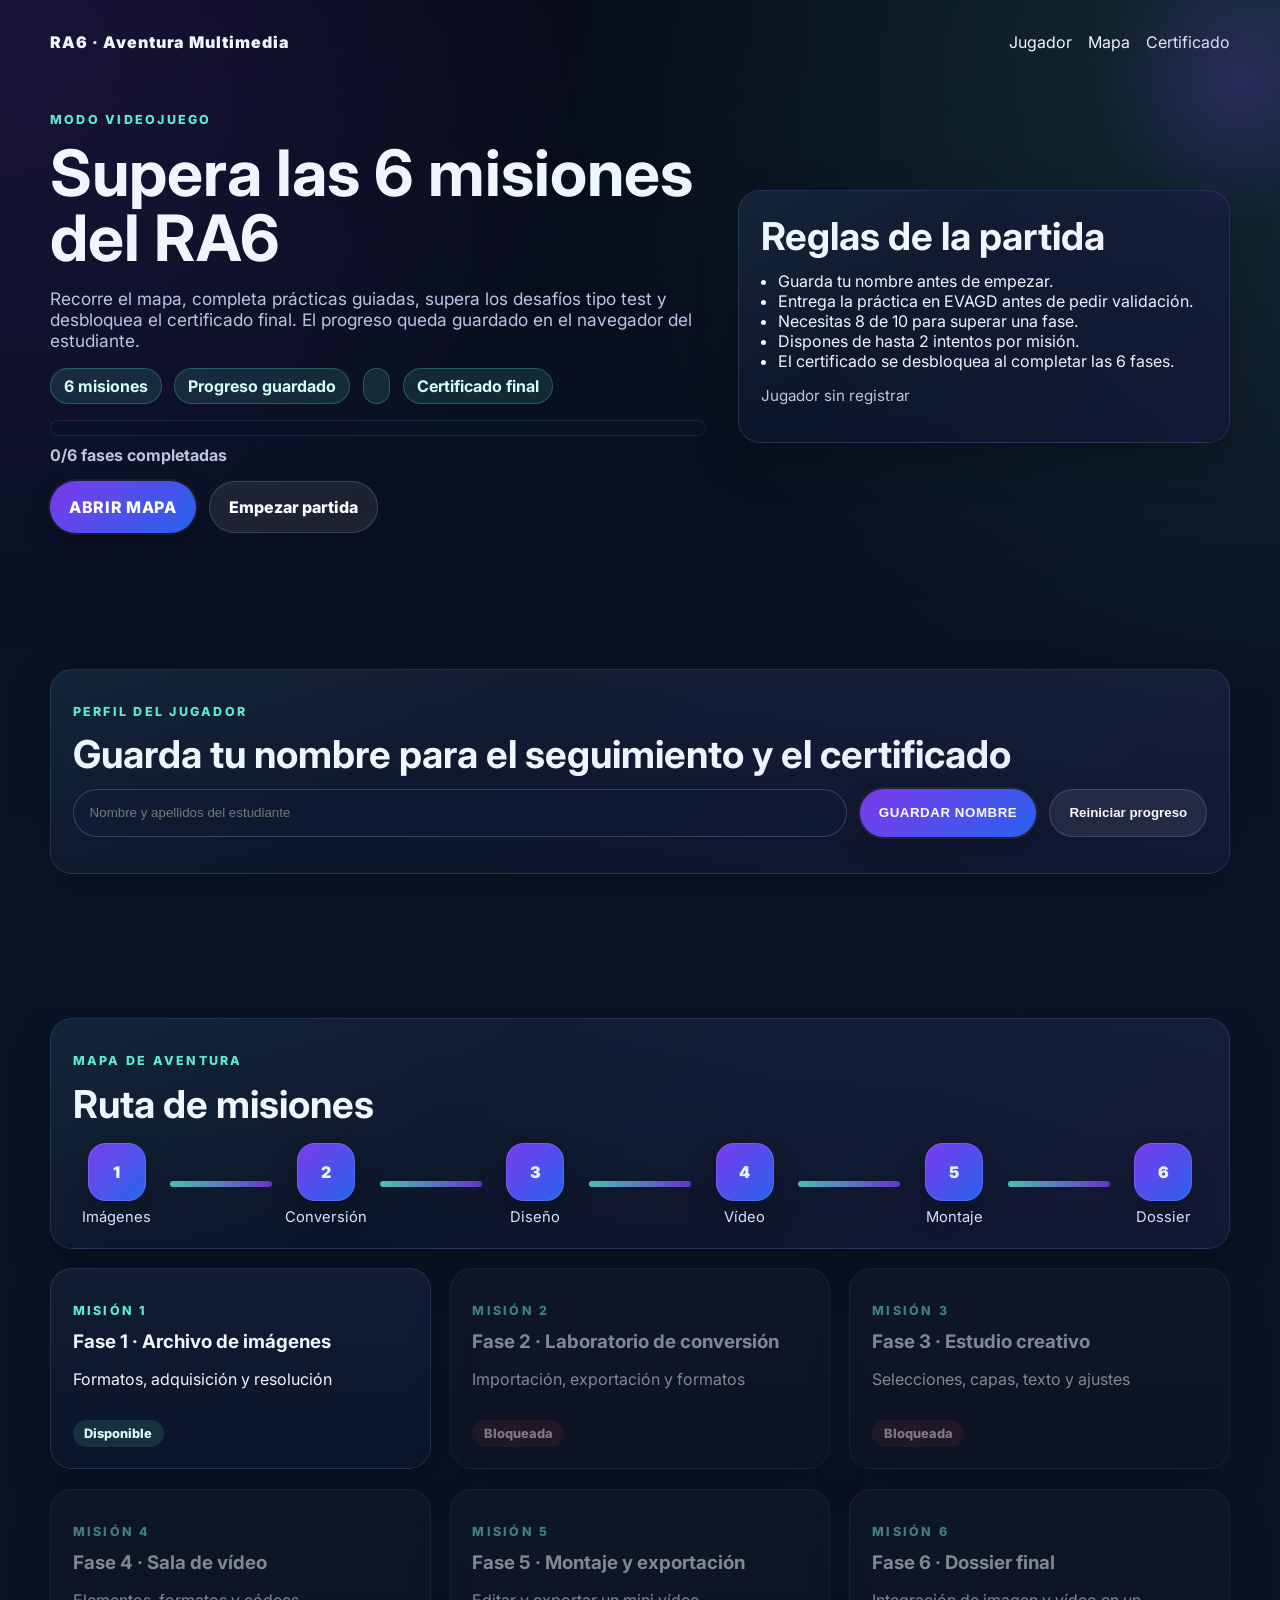
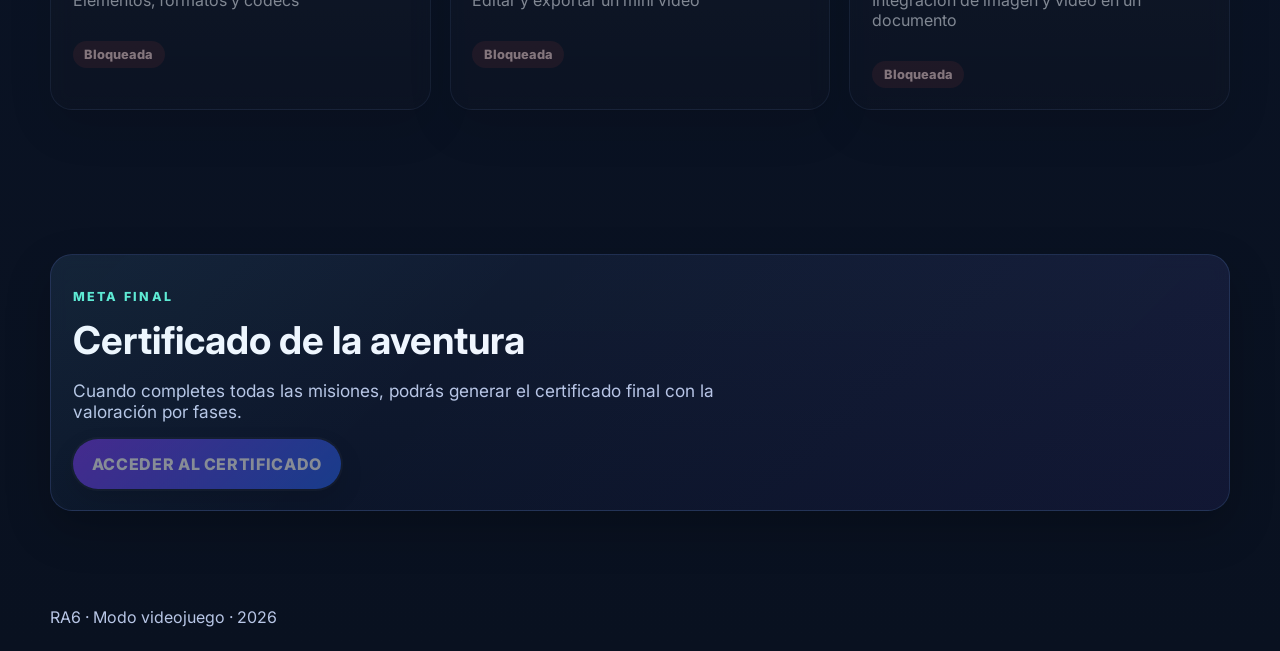
<file: index.html>
<!doctype html>
<html lang="es">
<head>
<meta charset="utf-8">
<meta name="viewport" content="width=device-width,initial-scale=1">
<title>RA6 · Aventura multimedia</title>
<link rel="preconnect" href="https://fonts.googleapis.com">
<link rel="preconnect" href="https://fonts.gstatic.com" crossorigin>
<link href="https://fonts.googleapis.com/css2?family=Inter:wght@400;500;700;800;900&display=swap" rel="stylesheet">
<link rel="stylesheet" href="style.css">
<script id="app-data" type="application/json">{"phases": [{"id": "1", "file": "fase-1.html", "title": "Fase 1 · Archivo de imágenes"}, {"id": "2", "file": "fase-2.html", "title": "Fase 2 · Laboratorio de conversión"}, {"id": "3", "file": "fase-3.html", "title": "Fase 3 · Estudio creativo"}, {"id": "4", "file": "fase-4.html", "title": "Fase 4 · Sala de vídeo"}, {"id": "5", "file": "fase-5.html", "title": "Fase 5 · Montaje y exportación"}, {"id": "6", "file": "fase-6.html", "title": "Fase 6 · Dossier final"}], "questions": {"1": [["¿Qué formato suele usarse en fotografías comprimidas para web?", ["PNG", "JPG", "SVG", "TIFF"], 1], ["¿Qué formato es adecuado para un logotipo con transparencia?", ["PNG", "JPG", "BMP", "RAW"], 0], ["¿Qué dispositivo permite digitalizar un documento en papel?", ["Escáner", "Altavoz", "Teclado", "Router"], 0], ["¿Qué indica la resolución de una imagen?", ["El nivel de detalle o número de píxeles", "El nombre del archivo", "La carpeta donde se guarda", "La fecha de creación"], 0], ["¿Qué tipo de imagen puede ampliarse sin perder nitidez?", ["Vectorial", "Raster comprimida", "Fotografía JPG", "Mapa de bits básico"], 0], ["¿Por qué conviene renombrar bien los archivos?", ["Para localizarlos y organizarlos mejor", "Para que ocupen menos espacio", "Para mejorar su resolución", "Para que se vuelvan transparentes"], 0], ["¿Qué archivo suele ocupar más si se busca alta calidad?", ["TIFF", "JPG muy comprimido", "TXT", "GIF pequeño"], 0], ["¿Qué uso puede requerir mayor resolución?", ["Impresión", "Correo rápido", "Vista previa pequeña", "Icono temporal"], 0], ["¿Qué acción forma parte de la adquisición de imágenes?", ["Escanear o fotografiar un documento", "Insertar una fórmula", "Crear una base de datos", "Ordenar una tabla"], 0], ["¿Qué conviene anotar en una tabla comparativa de imágenes?", ["Formato, tamaño, dimensiones y uso", "Solo el color principal", "Solo el nombre del profesor", "Solo la fecha del sistema"], 0], ["¿Qué criterio ayuda a elegir el formato correcto?", ["El uso final del archivo", "El nombre de la carpeta", "El color del escritorio", "La marca del monitor"], 0], ["¿Qué diferencia principal hay entre raster y vectorial?", ["El vectorial escala mejor", "El raster siempre es transparente", "El vectorial no tiene formato", "El raster nunca se imprime"], 0]], "2": [["¿Qué significa exportar una imagen?", ["Generar una versión final adaptada a un uso", "Borrar el archivo original", "Moverlo de carpeta", "Cambiar el nombre del monitor"], 0], ["¿Qué formato suele ser adecuado para una fotografía web?", ["JPG", "TXT", "WAV", "CSV"], 0], ["¿Qué formato conserva transparencia en logotipos?", ["PNG", "JPG", "BMP", "DOCX"], 0], ["¿Qué conviene evitar al hacer varias versiones de una imagen?", ["Sobrescribir el original", "Usar nombres claros", "Comparar tamaños", "Guardar copias"], 0], ["¿Qué se puede comparar entre archivos exportados?", ["Peso y calidad visual", "Solo la fecha", "Solo el nombre", "Solo la carpeta"], 0], ["¿Qué puede ocurrir al pasar un PNG con transparencia a JPG?", ["Se pierde la transparencia", "Aumenta la nitidez automáticamente", "Se convierte en vectorial", "Se vuelve editable"], 0], ["¿Qué formato suele ocupar más espacio entre copias similares?", ["BMP o formatos menos comprimidos", "JPG web", "TXT", "CSV"], 0], ["¿Por qué se crean varias versiones de una misma imagen?", ["Porque cada destino necesita un equilibrio distinto entre calidad y peso", "Porque el programa obliga siempre", "Porque así se cambia el color del fondo", "Porque mejora la ortografía"], 0], ["¿Qué programa básico puede servir para esta fase?", ["Paint", "Calculadora", "Bloc de notas", "Explorador de eventos"], 0], ["¿Qué ventaja tiene Photopea para esta práctica?", ["Permite trabajar y exportar formatos desde el navegador", "Solo abre audio", "No necesita imágenes", "Funciona como hoja de cálculo"], 0], ["¿Qué conviene anotar tras exportar varias copias?", ["Qué uso final tendría cada una", "El nombre del teclado", "El fondo del escritorio", "La hora exacta"], 0], ["¿Qué relación hay entre formato y uso?", ["El formato se elige según el destino del archivo", "No hay ninguna relación", "Siempre conviene usar el mismo formato", "Solo importa el nombre"], 0]], "3": [["¿Para qué sirve trabajar con capas en un editor de imágenes?", ["Permite separar elementos y editarlos sin afectar al resto", "Aumenta automáticamente la resolución de la imagen", "Convierte la imagen en vectorial", "Reduce el tamaño del archivo"], 0], ["¿Qué herramienta usarías para aislar una zona concreta de la imagen?", ["Herramienta de selección", "Herramienta de texto", "Herramienta de zoom", "Herramienta de guardado"], 0], ["¿Por qué se añade una capa semitransparente detrás del texto?", ["Para mejorar la legibilidad del texto", "Para aumentar el tamaño del archivo", "Para eliminar el fondo", "Para exportar más rápido"], 0], ["¿Qué ocurre si aumentas demasiado el contraste de una imagen?", ["Se pueden perder detalles en luces y sombras", "La imagen se convierte en blanco y negro", "Se reduce el tamaño del archivo", "Se elimina el fondo"], 0], ["¿Qué significa edición no destructiva?", ["Permite modificar sin alterar el archivo original", "Elimina automáticamente capas innecesarias", "Reduce el peso del archivo", "Convierte la imagen en otro formato"], 0], ["¿Qué formato es adecuado para guardar el archivo editable en GIMP?", ["XCF", "JPG", "PNG", "PDF"], 0], ["¿Qué ocurre si deformas un logotipo al escalarlo?", ["Pierde proporción y profesionalidad", "Aumenta su calidad", "Se vuelve transparente", "Se convierte en vectorial"], 0], ["¿Qué herramienta permite escribir texto en una imagen?", ["Herramienta de texto", "Herramienta de recorte", "Herramienta de selección", "Herramienta de capas"], 0], ["¿Qué ventaja tiene usar PNG frente a JPG en logotipos?", ["Permite transparencia", "Ocupa menos siempre", "Tiene más resolución", "Se abre más rápido"], 0], ["¿Qué elemento mejora la composición visual de un cartel?", ["Uso correcto de alineación y jerarquía", "Aumentar el tamaño del archivo", "Usar muchos colores sin criterio", "Eliminar todas las capas"], 0], ["¿Qué ajuste puede mejorar la legibilidad del fondo sin cambiar el contenido?", ["Brillo y contraste", "Cambiar la extensión del archivo", "Reducir el tamaño de pantalla", "Cerrar capas"], 0], ["¿Por qué conviene guardar también una versión editable del cartel?", ["Para poder modificarlo después", "Para que pese menos siempre", "Para eliminar el texto final", "Para evitar exportarlo"], 0]], "4": [["¿Qué elemento del editor permite ordenar vídeos, imágenes y audio?", ["La línea de tiempo", "La barra de direcciones", "La papelera", "El explorador web"], 0], ["¿Qué es un clip dentro de un editor de vídeo?", ["Un fragmento de vídeo, imagen o audio colocado en el proyecto", "Un efecto de color automático", "El formato del archivo final", "Un tipo de micrófono"], 0], ["¿Para qué sirve una transición en OpenShot?", ["Para suavizar el paso entre un clip y otro", "Para grabar voz", "Para comprimir el vídeo", "Para cambiar el nombre del archivo"], 0], ["¿Qué pista conviene reservar para la música o el audio de apoyo?", ["Una pista de audio independiente", "La misma pista del título", "La carpeta de exportación", "La barra de herramientas"], 0], ["¿Qué significan las siglas FPS en vídeo?", ["Fotogramas por segundo", "Frecuencia de pista sonora", "Formato principal de salida", "Fondo de pantalla estándar"], 0], ["¿Qué formato final se recomienda para entregar el vídeo de esta fase?", ["MP4", "PNG", "DOCX", "TXT"], 0], ["¿Qué códec se asocia de forma habitual a la exportación MP4 en clase?", ["H.264", "GIF", "WAV", "SVG"], 0], ["¿Qué resolución corresponde a un vídeo Full HD?", ["1920 × 1080", "800 × 600", "640 × 480", "300 × 300"], 0], ["¿Qué es lo primero que debe hacer el estudiante antes de editar el anuncio?", ["Reunir imágenes, vídeos y música con permiso de uso", "Exportar el vídeo final", "Borrar la línea de tiempo", "Cerrar el proyecto"], 0], ["¿Qué recurso permite mostrar el nombre del producto o el lema de la marca sobre el vídeo?", ["Un título o texto superpuesto", "Una carpeta nueva", "La papelera del proyecto", "El botón de minimizar"], 0], ["¿Qué hay que vigilar al mezclar voz y música en una pieza publicitaria?", ["Que la música no tape la voz principal", "Que todo suene al volumen máximo", "Que la voz esté silenciada", "Que no haya ninguna pista de audio"], 0], ["¿Qué acción hay que hacer al terminar para comprobar la entrega?", ["Reproducir el vídeo exportado y revisar imagen y sonido", "Eliminar el proyecto", "Cambiar el fondo del programa", "Volver a importar todos los clips"], 0]], "5": [["¿Qué material debe reutilizarse en la Fase 5?", ["La marca y parte de los recursos creados en la Fase 4", "Un documento de texto vacío", "Solo imágenes nuevas sin relación", "Únicamente una captura de pantalla"], 0], ["¿Qué objetivo tiene el mini vídeo mejorado?", ["Crear una versión más breve y más pulida del anuncio anterior", "Alargar el vídeo por encima de 10 minutos", "Convertirlo en presentación sin audio", "Borrar el trabajo previo"], 0], ["¿Qué duración máxima se recomienda para el mini vídeo de esta fase?", ["45 segundos", "5 minutos", "3 minutos", "90 segundos de audio sin imagen"], 0], ["¿Qué operación ayuda a dar ritmo al montaje final?", ["Recortar los clips y dejar solo lo importante", "Duplicar todos los archivos", "Cambiar el nombre del ordenador", "Cerrar el editor sin guardar"], 0], ["¿Qué elemento puede mejorar la entrada y salida entre planos?", ["Las transiciones", "El explorador de archivos", "La carpeta de descargas", "El panel de exportación"], 0], ["¿Qué recurso refuerza el mensaje comercial al final del vídeo?", ["Una llamada a la acción o eslogan final", "Un archivo ZIP", "Una hoja de cálculo", "Un borde aleatorio sin texto"], 0], ["¿Qué conviene revisar antes de exportar la versión definitiva?", ["Orden de clips, texto, audio y duración", "Solo el color del escritorio", "Solo el nombre del archivo", "Solo la fecha del sistema"], 0], ["¿Qué formato sigue siendo el recomendado para exportar el mini vídeo?", ["MP4", "JPG", "CSV", "PSD"], 0], ["¿Qué debe ocurrir con la identidad visual elegida en la Fase 4?", ["Debe mantenerse para que exista coherencia de marca", "Debe cambiarse obligatoriamente", "Debe eliminarse todo el texto", "Debe sustituirse por una marca inventada sin producto"], 0], ["¿Qué mejora concreta puede hacerse sobre el audio del anuncio original?", ["Ajustar niveles y limpiar partes innecesarias", "Quitar toda la voz", "Exportar solo la música", "Subir el volumen al máximo sin escuchar"], 0], ["¿Qué acción final permite detectar errores antes de entregar?", ["Ver el vídeo exportado de principio a fin", "Borrar la carpeta del proyecto", "Cerrar el navegador", "Cambiar la contraseña del equipo"], 0], ["¿Qué demuestra esta fase respecto al trabajo anterior?", ["Capacidad de mejorar y reutilizar un producto multimedia", "Que el alumno solo sabe copiar archivos", "Que el vídeo debe rehacerse siempre desde cero", "Que no es necesario planificar"], 0]], "6": [["¿Qué debe incluir un dossier multimedia?", ["Imágenes, vídeo y explicación técnica", "Solo texto", "Solo imágenes", "Solo audio"], 0], ["¿Qué herramienta puede usarse para crear el dossier?", ["Writer o Impress", "Solo Calc", "Bloc de notas", "Paint"], 0], ["¿Por qué añadir imágenes al documento?", ["Mejorar la comunicación visual", "Aumentar tamaño del archivo", "Reducir texto", "Evitar escribir"], 0], ["¿Qué debe acompañar a cada imagen?", ["Una breve explicación o pie", "Nada", "Un código", "Un enlace externo obligatorio"], 0], ["¿Qué evidencia de vídeo puede incluirse?", ["Captura o referencia al archivo", "Un archivo CSV", "Una imagen vacía", "Un documento PDF"], 0], ["¿Qué formato final es recomendable entregar?", ["PDF", "TXT", "JPG", "MP3"], 0], ["¿Qué aporta una guía de buenas prácticas?", ["Ayuda a aplicar correctamente lo aprendido", "Reduce el trabajo", "Elimina contenido", "Sustituye la práctica"], 0], ["¿Qué debe incluir la conclusión final?", ["Reflexión sobre el aprendizaje", "Solo el título", "Nada", "Un código"], 0], ["¿Qué mejora un documento profesional?", ["Orden, claridad y coherencia visual", "Muchos colores sin criterio", "Texto desordenado", "Falta de imágenes"], 0], ["¿Qué demuestra integrar trabajos anteriores?", ["Aplicación real del aprendizaje", "Repetición de contenido", "Falta de esfuerzo", "Uso de plantillas"], 0], ["¿Por qué conviene exportar también el dossier en PDF?", ["Porque facilita compartirlo y mantener el formato", "Porque elimina la necesidad de revisar el contenido", "Porque convierte imágenes en vídeo", "Porque sustituye el archivo editable"], 0], ["¿Qué valor tiene explicar el formato usado en cada recurso?", ["Demuestra comprensión técnica de las decisiones tomadas", "Hace el documento más largo sin utilidad", "Evita insertar imágenes", "Sustituye la práctica completa"], 0]]}}</script>
<script defer src="script.js"></script>
</head>
<body>
<header class="hero">
  <div class="container">
    <div class="topbar">
      <div class="brand">RA6 · Aventura Multimedia</div>
      <nav class="nav">
        <a href="#alumno">Jugador</a>
        <a href="#mapa">Mapa</a>
        <a href="#certificado">Certificado</a>
      </nav>
    </div>
    <div class="hero-grid">
      <div>
        <p class="kicker">Modo videojuego</p>
        <h1>Supera las 6 misiones del RA6</h1>
        <p class="lead">Recorre el mapa, completa prácticas guiadas, supera los desafíos tipo test y desbloquea el certificado final. El progreso queda guardado en el navegador del estudiante.</p>
        <div class="hero-badges">
          <span class="badge">6 misiones</span>
          <span class="badge">Progreso guardado</span>
          <span class="badge"></span>
          <span class="badge">Certificado final</span>
        </div>
        <div class="progress-shell">
          <div class="progress-bar"><div class="progress-fill" data-progress-fill></div></div>
          <div class="progress-text" data-progress-text>0/6 fases superadas</div>
        </div>
        <div class="actions" style="margin-top:1rem">
          <a class="btn pixel-btn" href="#mapa">Abrir mapa</a>
          <a class="btn secondary" href="fase-1.html">Empezar partida</a>
        </div>
      </div>
      <aside class="glass game-panel">
        <h2>Reglas de la partida</h2>
        <ul class="list">
          <li>Guarda tu nombre antes de empezar.</li>
          <li>Entrega la práctica en EVAGD antes de pedir validación.</li>
          <li>Necesitas 8 de 10 para superar una fase.</li>
          <li>Dispones de hasta 2 intentos por misión.</li>
          <li>El certificado se desbloquea al completar las 6 fases.</li>
        </ul>
        <p class="mini" id="student-badge">Jugador sin registrar</p>
      </aside>
    </div>
  </div>
</header>

<main>
  <section class="section" id="alumno">
    <div class="container">
      <section class="panel game-panel">
        <p class="kicker">Perfil del jugador</p>
        <h2>Guarda tu nombre para el seguimiento y el certificado</h2>
        <div class="student-row">
          <input id="student-name" type="text" placeholder="Nombre y apellidos del estudiante">
          <button class="btn pixel-btn" id="save-student">Guardar nombre</button>
          <button class="btn secondary" id="reset-progress">Reiniciar progreso</button>
        </div>
        <p class="mini" id="student-msg"></p>
      </section>
    </div>
  </section>

  <section class="section" id="mapa">
    <div class="container">
      <section class="panel game-panel">
        <p class="kicker">Mapa de aventura</p>
        <h2>Ruta de misiones</h2>
        <div class="mission-track">
          <div class="mission-node"><span>1</span><p>Imágenes</p></div>
          <div class="mission-line"></div>
          <div class="mission-node"><span>2</span><p>Conversión</p></div>
          <div class="mission-line"></div>
          <div class="mission-node"><span>3</span><p>Diseño</p></div>
          <div class="mission-line"></div>
          <div class="mission-node"><span>4</span><p>Vídeo</p></div>
          <div class="mission-line"></div>
          <div class="mission-node"><span>5</span><p>Montaje</p></div>
          <div class="mission-line"></div>
          <div class="mission-node"><span>6</span><p>Dossier</p></div>
        </div>
      </section>

      <div class="phase-grid" style="margin-top:1.2rem">

        <a class="phase-card" href="fase-1.html" data-phase-card="1">
          <p class="kicker">Misión 1</p>
          <h3>Fase 1 · Archivo de imágenes</h3>
          <p>Formatos, adquisición y resolución</p>
          <span class="phase-status open" data-status>Disponible</span>
        </a>

        <a class="phase-card" href="fase-2.html" data-phase-card="2">
          <p class="kicker">Misión 2</p>
          <h3>Fase 2 · Laboratorio de conversión</h3>
          <p>Importación, exportación y formatos</p>
          <span class="phase-status open" data-status>Disponible</span>
        </a>

        <a class="phase-card" href="fase-3.html" data-phase-card="3">
          <p class="kicker">Misión 3</p>
          <h3>Fase 3 · Estudio creativo</h3>
          <p>Selecciones, capas, texto y ajustes</p>
          <span class="phase-status open" data-status>Disponible</span>
        </a>

        <a class="phase-card" href="fase-4.html" data-phase-card="4">
          <p class="kicker">Misión 4</p>
          <h3>Fase 4 · Sala de vídeo</h3>
          <p>Elementos, formatos y códecs</p>
          <span class="phase-status open" data-status>Disponible</span>
        </a>

        <a class="phase-card" href="fase-5.html" data-phase-card="5">
          <p class="kicker">Misión 5</p>
          <h3>Fase 5 · Montaje y exportación</h3>
          <p>Editar y exportar un mini vídeo</p>
          <span class="phase-status open" data-status>Disponible</span>
        </a>

        <a class="phase-card" href="fase-6.html" data-phase-card="6">
          <p class="kicker">Misión 6</p>
          <h3>Fase 6 · Dossier final</h3>
          <p>Integración de imagen y vídeo en un documento</p>
          <span class="phase-status open" data-status>Disponible</span>
        </a>

      </div>
    </div>
  </section>

  <section class="section" id="certificado">
    <div class="container">
      <section class="panel game-panel">
        <p class="kicker">Meta final</p>
        <h2>Certificado de la aventura</h2>
        <p class="lead">Cuando completes todas las misiones, podrás generar el certificado final con la valoración por fases.</p>
        <a class="btn pixel-btn" href="certificado.html" data-cert-link>Acceder al certificado</a>
      </section>
    </div>
  </section>
</main>

<footer class="footer">
  <div class="container">RA6 · Modo videojuego · <span data-year></span></div>
</footer>
</body>
</html>
</file>
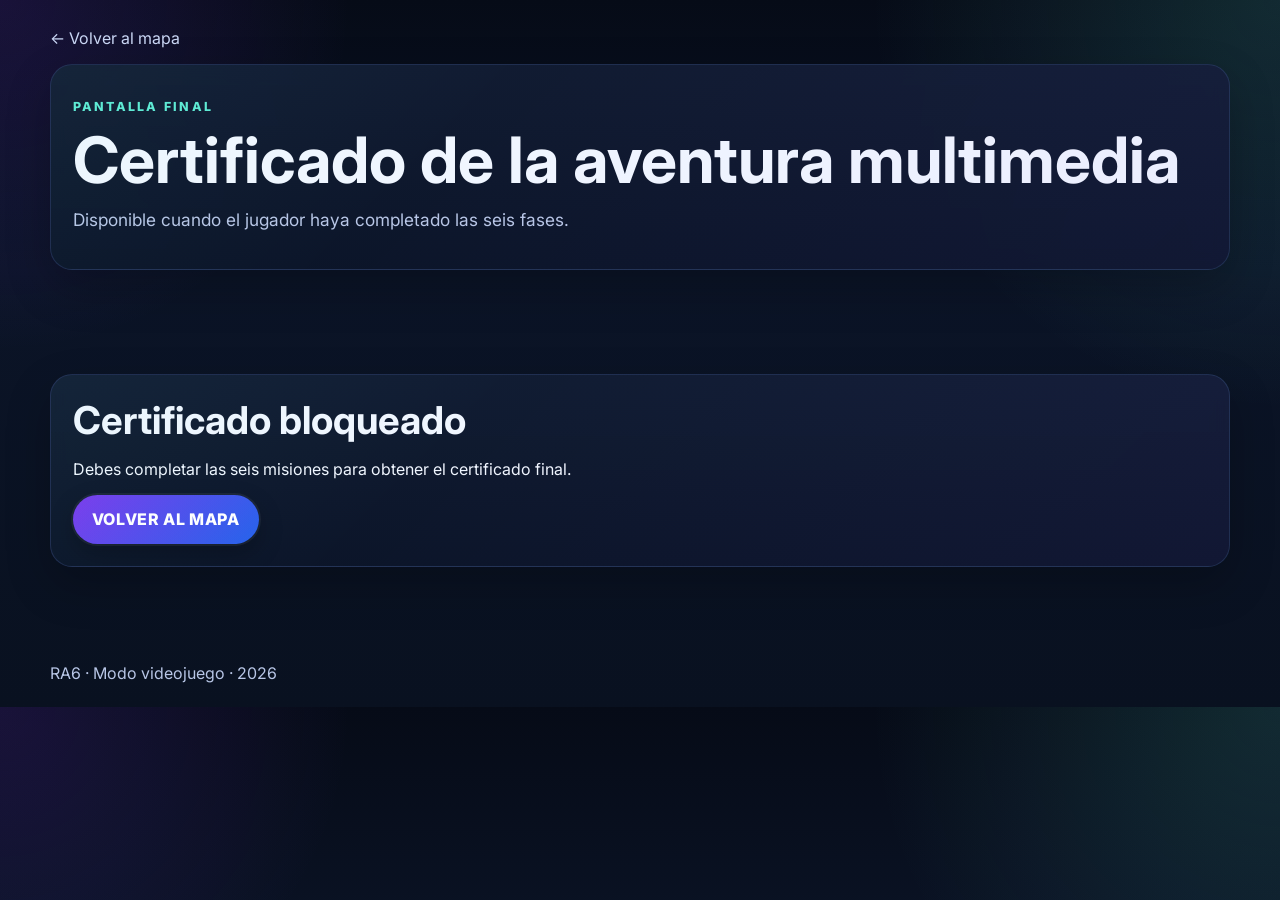
<file: fase-2.html>
<!doctype html>
<html lang="es">
<head>
<meta charset="utf-8">
<meta name="viewport" content="width=device-width,initial-scale=1">
<title>Certificado final · RA6</title>
<link rel="preconnect" href="https://fonts.googleapis.com">
<link rel="preconnect" href="https://fonts.gstatic.com" crossorigin>
<link href="https://fonts.googleapis.com/css2?family=Inter:wght@400;500;700;800;900&display=swap" rel="stylesheet">
<link rel="stylesheet" href="style.css">
<script id="app-data" type="application/json">{"phases": [{"id": "1", "file": "fase-1.html", "title": "Fase 1 · Archivo de imágenes"}, {"id": "2", "file": "fase-2.html", "title": "Fase 2 · Laboratorio de conversión"}, {"id": "3", "file": "fase-3.html", "title": "Fase 3 · Estudio creativo"}, {"id": "4", "file": "fase-4.html", "title": "Fase 4 · Sala de vídeo"}, {"id": "5", "file": "fase-5.html", "title": "Fase 5 · Montaje y exportación"}, {"id": "6", "file": "fase-6.html", "title": "Fase 6 · Dossier final"}], "questions": {"1": [["¿Qué formato suele usarse en fotografías comprimidas para web?", ["PNG", "JPG", "SVG", "TIFF"], 1], ["¿Qué formato es adecuado para un logotipo con transparencia?", ["PNG", "JPG", "BMP", "RAW"], 0], ["¿Qué dispositivo permite digitalizar un documento en papel?", ["Escáner", "Altavoz", "Teclado", "Router"], 0], ["¿Qué indica la resolución de una imagen?", ["El nivel de detalle o número de píxeles", "El nombre del archivo", "La carpeta donde se guarda", "La fecha de creación"], 0], ["¿Qué tipo de imagen puede ampliarse sin perder nitidez?", ["Vectorial", "Raster comprimida", "Fotografía JPG", "Mapa de bits básico"], 0], ["¿Por qué conviene renombrar bien los archivos?", ["Para localizarlos y organizarlos mejor", "Para que ocupen menos espacio", "Para mejorar su resolución", "Para que se vuelvan transparentes"], 0], ["¿Qué archivo suele ocupar más si se busca alta calidad?", ["TIFF", "JPG muy comprimido", "TXT", "GIF pequeño"], 0], ["¿Qué uso puede requerir mayor resolución?", ["Impresión", "Correo rápido", "Vista previa pequeña", "Icono temporal"], 0], ["¿Qué acción forma parte de la adquisición de imágenes?", ["Escanear o fotografiar un documento", "Insertar una fórmula", "Crear una base de datos", "Ordenar una tabla"], 0], ["¿Qué conviene anotar en una tabla comparativa de imágenes?", ["Formato, tamaño, dimensiones y uso", "Solo el color principal", "Solo el nombre del profesor", "Solo la fecha del sistema"], 0], ["¿Qué criterio ayuda a elegir el formato correcto?", ["El uso final del archivo", "El nombre de la carpeta", "El color del escritorio", "La marca del monitor"], 0], ["¿Qué diferencia principal hay entre raster y vectorial?", ["El vectorial escala mejor", "El raster siempre es transparente", "El vectorial no tiene formato", "El raster nunca se imprime"], 0]], "2": [["¿Qué significa exportar una imagen?", ["Generar una versión final adaptada a un uso", "Borrar el archivo original", "Moverlo de carpeta", "Cambiar el nombre del monitor"], 0], ["¿Qué formato suele ser adecuado para una fotografía web?", ["JPG", "TXT", "WAV", "CSV"], 0], ["¿Qué formato conserva transparencia en logotipos?", ["PNG", "JPG", "BMP", "DOCX"], 0], ["¿Qué conviene evitar al hacer varias versiones de una imagen?", ["Sobrescribir el original", "Usar nombres claros", "Comparar tamaños", "Guardar copias"], 0], ["¿Qué se puede comparar entre archivos exportados?", ["Peso y calidad visual", "Solo la fecha", "Solo el nombre", "Solo la carpeta"], 0], ["¿Qué puede ocurrir al pasar un PNG con transparencia a JPG?", ["Se pierde la transparencia", "Aumenta la nitidez automáticamente", "Se convierte en vectorial", "Se vuelve editable"], 0], ["¿Qué formato suele ocupar más espacio entre copias similares?", ["BMP o formatos menos comprimidos", "JPG web", "TXT", "CSV"], 0], ["¿Por qué se crean varias versiones de una misma imagen?", ["Porque cada destino necesita un equilibrio distinto entre calidad y peso", "Porque el programa obliga siempre", "Porque así se cambia el color del fondo", "Porque mejora la ortografía"], 0], ["¿Qué programa básico puede servir para esta fase?", ["Paint", "Calculadora", "Bloc de notas", "Explorador de eventos"], 0], ["¿Qué ventaja tiene Photopea para esta práctica?", ["Permite trabajar y exportar formatos desde el navegador", "Solo abre audio", "No necesita imágenes", "Funciona como hoja de cálculo"], 0], ["¿Qué conviene anotar tras exportar varias copias?", ["Qué uso final tendría cada una", "El nombre del teclado", "El fondo del escritorio", "La hora exacta"], 0], ["¿Qué relación hay entre formato y uso?", ["El formato se elige según el destino del archivo", "No hay ninguna relación", "Siempre conviene usar el mismo formato", "Solo importa el nombre"], 0]], "3": [["¿Para qué sirve trabajar con capas en un editor de imágenes?", ["Permite separar elementos y editarlos sin afectar al resto", "Aumenta automáticamente la resolución de la imagen", "Convierte la imagen en vectorial", "Reduce el tamaño del archivo"], 0], ["¿Qué herramienta usarías para aislar una zona concreta de la imagen?", ["Herramienta de selección", "Herramienta de texto", "Herramienta de zoom", "Herramienta de guardado"], 0], ["¿Por qué se añade una capa semitransparente detrás del texto?", ["Para mejorar la legibilidad del texto", "Para aumentar el tamaño del archivo", "Para eliminar el fondo", "Para exportar más rápido"], 0], ["¿Qué ocurre si aumentas demasiado el contraste de una imagen?", ["Se pueden perder detalles en luces y sombras", "La imagen se convierte en blanco y negro", "Se reduce el tamaño del archivo", "Se elimina el fondo"], 0], ["¿Qué significa edición no destructiva?", ["Permite modificar sin alterar el archivo original", "Elimina automáticamente capas innecesarias", "Reduce el peso del archivo", "Convierte la imagen en otro formato"], 0], ["¿Qué formato es adecuado para guardar el archivo editable en GIMP?", ["XCF", "JPG", "PNG", "PDF"], 0], ["¿Qué ocurre si deformas un logotipo al escalarlo?", ["Pierde proporción y profesionalidad", "Aumenta su calidad", "Se vuelve transparente", "Se convierte en vectorial"], 0], ["¿Qué herramienta permite escribir texto en una imagen?", ["Herramienta de texto", "Herramienta de recorte", "Herramienta de selección", "Herramienta de capas"], 0], ["¿Qué ventaja tiene usar PNG frente a JPG en logotipos?", ["Permite transparencia", "Ocupa menos siempre", "Tiene más resolución", "Se abre más rápido"], 0], ["¿Qué elemento mejora la composición visual de un cartel?", ["Uso correcto de alineación y jerarquía", "Aumentar el tamaño del archivo", "Usar muchos colores sin criterio", "Eliminar todas las capas"], 0], ["¿Qué ajuste puede mejorar la legibilidad del fondo sin cambiar el contenido?", ["Brillo y contraste", "Cambiar la extensión del archivo", "Reducir el tamaño de pantalla", "Cerrar capas"], 0], ["¿Por qué conviene guardar también una versión editable del cartel?", ["Para poder modificarlo después", "Para que pese menos siempre", "Para eliminar el texto final", "Para evitar exportarlo"], 0]], "4": [["¿Qué elemento del editor permite ordenar vídeos, imágenes y audio?", ["La línea de tiempo", "La barra de direcciones", "La papelera", "El explorador web"], 0], ["¿Qué es un clip dentro de un editor de vídeo?", ["Un fragmento de vídeo, imagen o audio colocado en el proyecto", "Un efecto de color automático", "El formato del archivo final", "Un tipo de micrófono"], 0], ["¿Para qué sirve una transición en OpenShot?", ["Para suavizar el paso entre un clip y otro", "Para grabar voz", "Para comprimir el vídeo", "Para cambiar el nombre del archivo"], 0], ["¿Qué pista conviene reservar para la música o el audio de apoyo?", ["Una pista de audio independiente", "La misma pista del título", "La carpeta de exportación", "La barra de herramientas"], 0], ["¿Qué significan las siglas FPS en vídeo?", ["Fotogramas por segundo", "Frecuencia de pista sonora", "Formato principal de salida", "Fondo de pantalla estándar"], 0], ["¿Qué formato final se recomienda para entregar el vídeo de esta fase?", ["MP4", "PNG", "DOCX", "TXT"], 0], ["¿Qué códec se asocia de forma habitual a la exportación MP4 en clase?", ["H.264", "GIF", "WAV", "SVG"], 0], ["¿Qué resolución corresponde a un vídeo Full HD?", ["1920 × 1080", "800 × 600", "640 × 480", "300 × 300"], 0], ["¿Qué es lo primero que debe hacer el estudiante antes de editar el anuncio?", ["Reunir imágenes, vídeos y música con permiso de uso", "Exportar el vídeo final", "Borrar la línea de tiempo", "Cerrar el proyecto"], 0], ["¿Qué recurso permite mostrar el nombre del producto o el lema de la marca sobre el vídeo?", ["Un título o texto superpuesto", "Una carpeta nueva", "La papelera del proyecto", "El botón de minimizar"], 0], ["¿Qué hay que vigilar al mezclar voz y música en una pieza publicitaria?", ["Que la música no tape la voz principal", "Que todo suene al volumen máximo", "Que la voz esté silenciada", "Que no haya ninguna pista de audio"], 0], ["¿Qué acción hay que hacer al terminar para comprobar la entrega?", ["Reproducir el vídeo exportado y revisar imagen y sonido", "Eliminar el proyecto", "Cambiar el fondo del programa", "Volver a importar todos los clips"], 0]], "5": [["¿Qué material debe reutilizarse en la Fase 5?", ["La marca y parte de los recursos creados en la Fase 4", "Un documento de texto vacío", "Solo imágenes nuevas sin relación", "Únicamente una captura de pantalla"], 0], ["¿Qué objetivo tiene el mini vídeo mejorado?", ["Crear una versión más breve y más pulida del anuncio anterior", "Alargar el vídeo por encima de 10 minutos", "Convertirlo en presentación sin audio", "Borrar el trabajo previo"], 0], ["¿Qué duración máxima se recomienda para el mini vídeo de esta fase?", ["45 segundos", "5 minutos", "3 minutos", "90 segundos de audio sin imagen"], 0], ["¿Qué operación ayuda a dar ritmo al montaje final?", ["Recortar los clips y dejar solo lo importante", "Duplicar todos los archivos", "Cambiar el nombre del ordenador", "Cerrar el editor sin guardar"], 0], ["¿Qué elemento puede mejorar la entrada y salida entre planos?", ["Las transiciones", "El explorador de archivos", "La carpeta de descargas", "El panel de exportación"], 0], ["¿Qué recurso refuerza el mensaje comercial al final del vídeo?", ["Una llamada a la acción o eslogan final", "Un archivo ZIP", "Una hoja de cálculo", "Un borde aleatorio sin texto"], 0], ["¿Qué conviene revisar antes de exportar la versión definitiva?", ["Orden de clips, texto, audio y duración", "Solo el color del escritorio", "Solo el nombre del archivo", "Solo la fecha del sistema"], 0], ["¿Qué formato sigue siendo el recomendado para exportar el mini vídeo?", ["MP4", "JPG", "CSV", "PSD"], 0], ["¿Qué debe ocurrir con la identidad visual elegida en la Fase 4?", ["Debe mantenerse para que exista coherencia de marca", "Debe cambiarse obligatoriamente", "Debe eliminarse todo el texto", "Debe sustituirse por una marca inventada sin producto"], 0], ["¿Qué mejora concreta puede hacerse sobre el audio del anuncio original?", ["Ajustar niveles y limpiar partes innecesarias", "Quitar toda la voz", "Exportar solo la música", "Subir el volumen al máximo sin escuchar"], 0], ["¿Qué acción final permite detectar errores antes de entregar?", ["Ver el vídeo exportado de principio a fin", "Borrar la carpeta del proyecto", "Cerrar el navegador", "Cambiar la contraseña del equipo"], 0], ["¿Qué demuestra esta fase respecto al trabajo anterior?", ["Capacidad de mejorar y reutilizar un producto multimedia", "Que el alumno solo sabe copiar archivos", "Que el vídeo debe rehacerse siempre desde cero", "Que no es necesario planificar"], 0]], "6": [["¿Qué debe incluir un dossier multimedia?", ["Imágenes, vídeo y explicación técnica", "Solo texto", "Solo imágenes", "Solo audio"], 0], ["¿Qué herramienta puede usarse para crear el dossier?", ["Writer o Impress", "Solo Calc", "Bloc de notas", "Paint"], 0], ["¿Por qué añadir imágenes al documento?", ["Mejorar la comunicación visual", "Aumentar tamaño del archivo", "Reducir texto", "Evitar escribir"], 0], ["¿Qué debe acompañar a cada imagen?", ["Una breve explicación o pie", "Nada", "Un código", "Un enlace externo obligatorio"], 0], ["¿Qué evidencia de vídeo puede incluirse?", ["Captura o referencia al archivo", "Un archivo CSV", "Una imagen vacía", "Un documento PDF"], 0], ["¿Qué formato final es recomendable entregar?", ["PDF", "TXT", "JPG", "MP3"], 0], ["¿Qué aporta una guía de buenas prácticas?", ["Ayuda a aplicar correctamente lo aprendido", "Reduce el trabajo", "Elimina contenido", "Sustituye la práctica"], 0], ["¿Qué debe incluir la conclusión final?", ["Reflexión sobre el aprendizaje", "Solo el título", "Nada", "Un código"], 0], ["¿Qué mejora un documento profesional?", ["Orden, claridad y coherencia visual", "Muchos colores sin criterio", "Texto desordenado", "Falta de imágenes"], 0], ["¿Qué demuestra integrar trabajos anteriores?", ["Aplicación real del aprendizaje", "Repetición de contenido", "Falta de esfuerzo", "Uso de plantillas"], 0], ["¿Por qué conviene exportar también el dossier en PDF?", ["Porque facilita compartirlo y mantener el formato", "Porque elimina la necesidad de revisar el contenido", "Porque convierte imágenes en vídeo", "Porque sustituye el archivo editable"], 0], ["¿Qué valor tiene explicar el formato usado en cada recurso?", ["Demuestra comprensión técnica de las decisiones tomadas", "Hace el documento más largo sin utilidad", "Evita insertar imágenes", "Sustituye la práctica completa"], 0]]}}</script>
<script defer src="script.js"></script>
</head>
<body class="certificate-page">
<header class="page-head">
  <div class="container">
    <a class="breadcrumb" href="index.html">← Volver al mapa</a>
    <section class="panel game-panel">
      <p class="kicker">Pantalla final</p>
      <h1>Certificado de la aventura multimedia</h1>
      <p class="lead">Disponible cuando el jugador haya completado las seis fases.</p>
    </section>
  </div>
</header>
<main class="section">
  <div class="container">
    <div id="cert-gate"></div>
    <div id="cert-panel"></div>
  </div>
</main>
<footer class="footer">
  <div class="container">RA6 · Modo videojuego · <span data-year></span></div>
</footer>
</body>
</html>
</file>
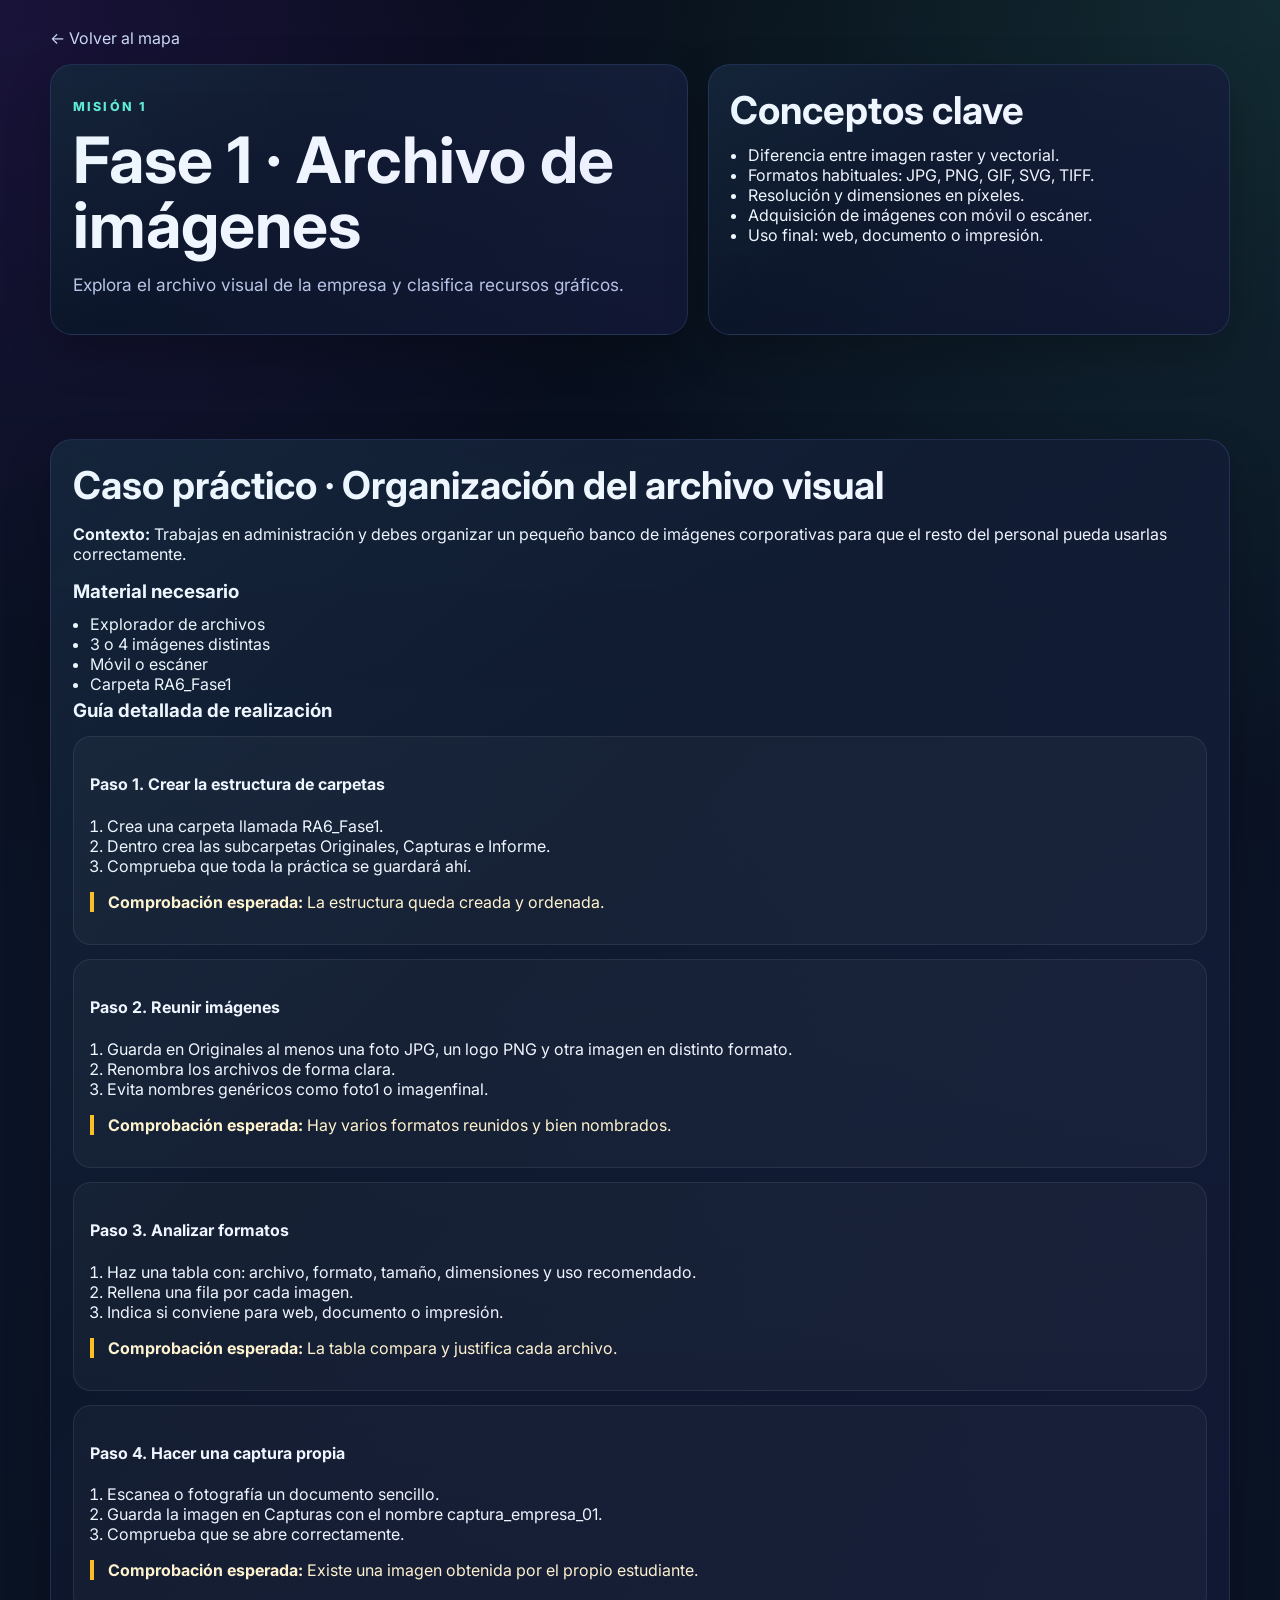
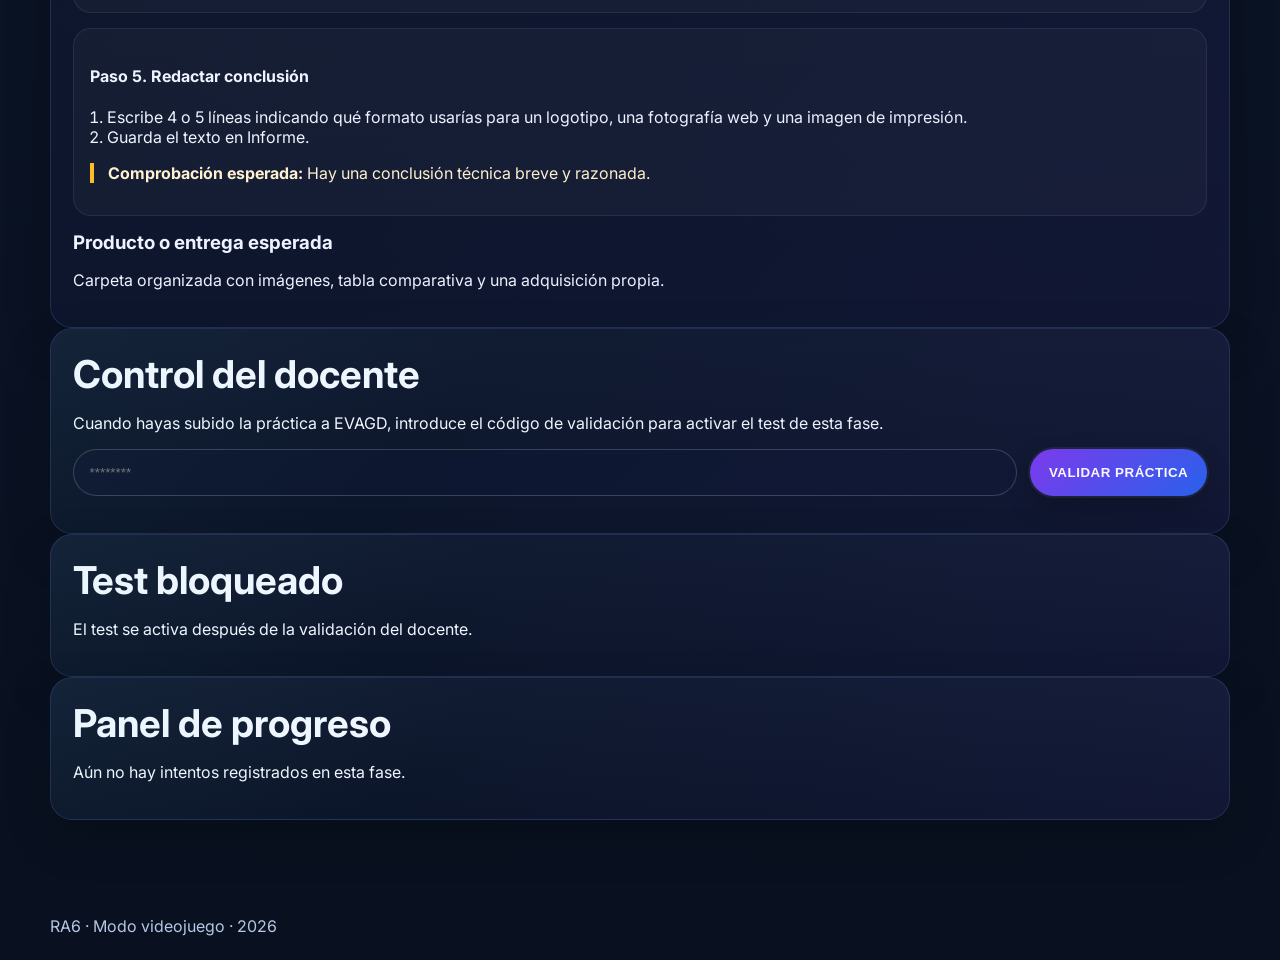
<file: fase-3.html>
<!doctype html>
<html lang="es">
<head>
<meta charset="utf-8">
<meta name="viewport" content="width=device-width,initial-scale=1">
<title>Fase 1 · Archivo de imágenes</title>
<link rel="preconnect" href="https://fonts.googleapis.com">
<link rel="preconnect" href="https://fonts.gstatic.com" crossorigin>
<link href="https://fonts.googleapis.com/css2?family=Inter:wght@400;500;700;800;900&display=swap" rel="stylesheet">
<link rel="stylesheet" href="style.css">
<script id="app-data" type="application/json">{"phases": [{"id": "1", "file": "fase-1.html", "title": "Fase 1 · Archivo de imágenes"}, {"id": "2", "file": "fase-2.html", "title": "Fase 2 · Laboratorio de conversión"}, {"id": "3", "file": "fase-3.html", "title": "Fase 3 · Estudio creativo"}, {"id": "4", "file": "fase-4.html", "title": "Fase 4 · Sala de vídeo"}, {"id": "5", "file": "fase-5.html", "title": "Fase 5 · Montaje y exportación"}, {"id": "6", "file": "fase-6.html", "title": "Fase 6 · Dossier final"}], "questions": {"1": [["¿Qué formato suele usarse en fotografías comprimidas para web?", ["PNG", "JPG", "SVG", "TIFF"], 1], ["¿Qué formato es adecuado para un logotipo con transparencia?", ["PNG", "JPG", "BMP", "RAW"], 0], ["¿Qué dispositivo permite digitalizar un documento en papel?", ["Escáner", "Altavoz", "Teclado", "Router"], 0], ["¿Qué indica la resolución de una imagen?", ["El nivel de detalle o número de píxeles", "El nombre del archivo", "La carpeta donde se guarda", "La fecha de creación"], 0], ["¿Qué tipo de imagen puede ampliarse sin perder nitidez?", ["Vectorial", "Raster comprimida", "Fotografía JPG", "Mapa de bits básico"], 0], ["¿Por qué conviene renombrar bien los archivos?", ["Para localizarlos y organizarlos mejor", "Para que ocupen menos espacio", "Para mejorar su resolución", "Para que se vuelvan transparentes"], 0], ["¿Qué archivo suele ocupar más si se busca alta calidad?", ["TIFF", "JPG muy comprimido", "TXT", "GIF pequeño"], 0], ["¿Qué uso puede requerir mayor resolución?", ["Impresión", "Correo rápido", "Vista previa pequeña", "Icono temporal"], 0], ["¿Qué acción forma parte de la adquisición de imágenes?", ["Escanear o fotografiar un documento", "Insertar una fórmula", "Crear una base de datos", "Ordenar una tabla"], 0], ["¿Qué conviene anotar en una tabla comparativa de imágenes?", ["Formato, tamaño, dimensiones y uso", "Solo el color principal", "Solo el nombre del profesor", "Solo la fecha del sistema"], 0], ["¿Qué criterio ayuda a elegir el formato correcto?", ["El uso final del archivo", "El nombre de la carpeta", "El color del escritorio", "La marca del monitor"], 0], ["¿Qué diferencia principal hay entre raster y vectorial?", ["El vectorial escala mejor", "El raster siempre es transparente", "El vectorial no tiene formato", "El raster nunca se imprime"], 0]], "2": [["¿Qué significa exportar una imagen?", ["Generar una versión final adaptada a un uso", "Borrar el archivo original", "Moverlo de carpeta", "Cambiar el nombre del monitor"], 0], ["¿Qué formato suele ser adecuado para una fotografía web?", ["JPG", "TXT", "WAV", "CSV"], 0], ["¿Qué formato conserva transparencia en logotipos?", ["PNG", "JPG", "BMP", "DOCX"], 0], ["¿Qué conviene evitar al hacer varias versiones de una imagen?", ["Sobrescribir el original", "Usar nombres claros", "Comparar tamaños", "Guardar copias"], 0], ["¿Qué se puede comparar entre archivos exportados?", ["Peso y calidad visual", "Solo la fecha", "Solo el nombre", "Solo la carpeta"], 0], ["¿Qué puede ocurrir al pasar un PNG con transparencia a JPG?", ["Se pierde la transparencia", "Aumenta la nitidez automáticamente", "Se convierte en vectorial", "Se vuelve editable"], 0], ["¿Qué formato suele ocupar más espacio entre copias similares?", ["BMP o formatos menos comprimidos", "JPG web", "TXT", "CSV"], 0], ["¿Por qué se crean varias versiones de una misma imagen?", ["Porque cada destino necesita un equilibrio distinto entre calidad y peso", "Porque el programa obliga siempre", "Porque así se cambia el color del fondo", "Porque mejora la ortografía"], 0], ["¿Qué programa básico puede servir para esta fase?", ["Paint", "Calculadora", "Bloc de notas", "Explorador de eventos"], 0], ["¿Qué ventaja tiene Photopea para esta práctica?", ["Permite trabajar y exportar formatos desde el navegador", "Solo abre audio", "No necesita imágenes", "Funciona como hoja de cálculo"], 0], ["¿Qué conviene anotar tras exportar varias copias?", ["Qué uso final tendría cada una", "El nombre del teclado", "El fondo del escritorio", "La hora exacta"], 0], ["¿Qué relación hay entre formato y uso?", ["El formato se elige según el destino del archivo", "No hay ninguna relación", "Siempre conviene usar el mismo formato", "Solo importa el nombre"], 0]], "3": [["¿Para qué sirve trabajar con capas en un editor de imágenes?", ["Permite separar elementos y editarlos sin afectar al resto", "Aumenta automáticamente la resolución de la imagen", "Convierte la imagen en vectorial", "Reduce el tamaño del archivo"], 0], ["¿Qué herramienta usarías para aislar una zona concreta de la imagen?", ["Herramienta de selección", "Herramienta de texto", "Herramienta de zoom", "Herramienta de guardado"], 0], ["¿Por qué se añade una capa semitransparente detrás del texto?", ["Para mejorar la legibilidad del texto", "Para aumentar el tamaño del archivo", "Para eliminar el fondo", "Para exportar más rápido"], 0], ["¿Qué ocurre si aumentas demasiado el contraste de una imagen?", ["Se pueden perder detalles en luces y sombras", "La imagen se convierte en blanco y negro", "Se reduce el tamaño del archivo", "Se elimina el fondo"], 0], ["¿Qué significa edición no destructiva?", ["Permite modificar sin alterar el archivo original", "Elimina automáticamente capas innecesarias", "Reduce el peso del archivo", "Convierte la imagen en otro formato"], 0], ["¿Qué formato es adecuado para guardar el archivo editable en GIMP?", ["XCF", "JPG", "PNG", "PDF"], 0], ["¿Qué ocurre si deformas un logotipo al escalarlo?", ["Pierde proporción y profesionalidad", "Aumenta su calidad", "Se vuelve transparente", "Se convierte en vectorial"], 0], ["¿Qué herramienta permite escribir texto en una imagen?", ["Herramienta de texto", "Herramienta de recorte", "Herramienta de selección", "Herramienta de capas"], 0], ["¿Qué ventaja tiene usar PNG frente a JPG en logotipos?", ["Permite transparencia", "Ocupa menos siempre", "Tiene más resolución", "Se abre más rápido"], 0], ["¿Qué elemento mejora la composición visual de un cartel?", ["Uso correcto de alineación y jerarquía", "Aumentar el tamaño del archivo", "Usar muchos colores sin criterio", "Eliminar todas las capas"], 0], ["¿Qué ajuste puede mejorar la legibilidad del fondo sin cambiar el contenido?", ["Brillo y contraste", "Cambiar la extensión del archivo", "Reducir el tamaño de pantalla", "Cerrar capas"], 0], ["¿Por qué conviene guardar también una versión editable del cartel?", ["Para poder modificarlo después", "Para que pese menos siempre", "Para eliminar el texto final", "Para evitar exportarlo"], 0]], "4": [["¿Qué elemento del editor permite ordenar vídeos, imágenes y audio?", ["La línea de tiempo", "La barra de direcciones", "La papelera", "El explorador web"], 0], ["¿Qué es un clip dentro de un editor de vídeo?", ["Un fragmento de vídeo, imagen o audio colocado en el proyecto", "Un efecto de color automático", "El formato del archivo final", "Un tipo de micrófono"], 0], ["¿Para qué sirve una transición en OpenShot?", ["Para suavizar el paso entre un clip y otro", "Para grabar voz", "Para comprimir el vídeo", "Para cambiar el nombre del archivo"], 0], ["¿Qué pista conviene reservar para la música o el audio de apoyo?", ["Una pista de audio independiente", "La misma pista del título", "La carpeta de exportación", "La barra de herramientas"], 0], ["¿Qué significan las siglas FPS en vídeo?", ["Fotogramas por segundo", "Frecuencia de pista sonora", "Formato principal de salida", "Fondo de pantalla estándar"], 0], ["¿Qué formato final se recomienda para entregar el vídeo de esta fase?", ["MP4", "PNG", "DOCX", "TXT"], 0], ["¿Qué códec se asocia de forma habitual a la exportación MP4 en clase?", ["H.264", "GIF", "WAV", "SVG"], 0], ["¿Qué resolución corresponde a un vídeo Full HD?", ["1920 × 1080", "800 × 600", "640 × 480", "300 × 300"], 0], ["¿Qué es lo primero que debe hacer el estudiante antes de editar el anuncio?", ["Reunir imágenes, vídeos y música con permiso de uso", "Exportar el vídeo final", "Borrar la línea de tiempo", "Cerrar el proyecto"], 0], ["¿Qué recurso permite mostrar el nombre del producto o el lema de la marca sobre el vídeo?", ["Un título o texto superpuesto", "Una carpeta nueva", "La papelera del proyecto", "El botón de minimizar"], 0], ["¿Qué hay que vigilar al mezclar voz y música en una pieza publicitaria?", ["Que la música no tape la voz principal", "Que todo suene al volumen máximo", "Que la voz esté silenciada", "Que no haya ninguna pista de audio"], 0], ["¿Qué acción hay que hacer al terminar para comprobar la entrega?", ["Reproducir el vídeo exportado y revisar imagen y sonido", "Eliminar el proyecto", "Cambiar el fondo del programa", "Volver a importar todos los clips"], 0]], "5": [["¿Qué material debe reutilizarse en la Fase 5?", ["La marca y parte de los recursos creados en la Fase 4", "Un documento de texto vacío", "Solo imágenes nuevas sin relación", "Únicamente una captura de pantalla"], 0], ["¿Qué objetivo tiene el mini vídeo mejorado?", ["Crear una versión más breve y más pulida del anuncio anterior", "Alargar el vídeo por encima de 10 minutos", "Convertirlo en presentación sin audio", "Borrar el trabajo previo"], 0], ["¿Qué duración máxima se recomienda para el mini vídeo de esta fase?", ["45 segundos", "5 minutos", "3 minutos", "90 segundos de audio sin imagen"], 0], ["¿Qué operación ayuda a dar ritmo al montaje final?", ["Recortar los clips y dejar solo lo importante", "Duplicar todos los archivos", "Cambiar el nombre del ordenador", "Cerrar el editor sin guardar"], 0], ["¿Qué elemento puede mejorar la entrada y salida entre planos?", ["Las transiciones", "El explorador de archivos", "La carpeta de descargas", "El panel de exportación"], 0], ["¿Qué recurso refuerza el mensaje comercial al final del vídeo?", ["Una llamada a la acción o eslogan final", "Un archivo ZIP", "Una hoja de cálculo", "Un borde aleatorio sin texto"], 0], ["¿Qué conviene revisar antes de exportar la versión definitiva?", ["Orden de clips, texto, audio y duración", "Solo el color del escritorio", "Solo el nombre del archivo", "Solo la fecha del sistema"], 0], ["¿Qué formato sigue siendo el recomendado para exportar el mini vídeo?", ["MP4", "JPG", "CSV", "PSD"], 0], ["¿Qué debe ocurrir con la identidad visual elegida en la Fase 4?", ["Debe mantenerse para que exista coherencia de marca", "Debe cambiarse obligatoriamente", "Debe eliminarse todo el texto", "Debe sustituirse por una marca inventada sin producto"], 0], ["¿Qué mejora concreta puede hacerse sobre el audio del anuncio original?", ["Ajustar niveles y limpiar partes innecesarias", "Quitar toda la voz", "Exportar solo la música", "Subir el volumen al máximo sin escuchar"], 0], ["¿Qué acción final permite detectar errores antes de entregar?", ["Ver el vídeo exportado de principio a fin", "Borrar la carpeta del proyecto", "Cerrar el navegador", "Cambiar la contraseña del equipo"], 0], ["¿Qué demuestra esta fase respecto al trabajo anterior?", ["Capacidad de mejorar y reutilizar un producto multimedia", "Que el alumno solo sabe copiar archivos", "Que el vídeo debe rehacerse siempre desde cero", "Que no es necesario planificar"], 0]], "6": [["¿Qué debe incluir un dossier multimedia?", ["Imágenes, vídeo y explicación técnica", "Solo texto", "Solo imágenes", "Solo audio"], 0], ["¿Qué herramienta puede usarse para crear el dossier?", ["Writer o Impress", "Solo Calc", "Bloc de notas", "Paint"], 0], ["¿Por qué añadir imágenes al documento?", ["Mejorar la comunicación visual", "Aumentar tamaño del archivo", "Reducir texto", "Evitar escribir"], 0], ["¿Qué debe acompañar a cada imagen?", ["Una breve explicación o pie", "Nada", "Un código", "Un enlace externo obligatorio"], 0], ["¿Qué evidencia de vídeo puede incluirse?", ["Captura o referencia al archivo", "Un archivo CSV", "Una imagen vacía", "Un documento PDF"], 0], ["¿Qué formato final es recomendable entregar?", ["PDF", "TXT", "JPG", "MP3"], 0], ["¿Qué aporta una guía de buenas prácticas?", ["Ayuda a aplicar correctamente lo aprendido", "Reduce el trabajo", "Elimina contenido", "Sustituye la práctica"], 0], ["¿Qué debe incluir la conclusión final?", ["Reflexión sobre el aprendizaje", "Solo el título", "Nada", "Un código"], 0], ["¿Qué mejora un documento profesional?", ["Orden, claridad y coherencia visual", "Muchos colores sin criterio", "Texto desordenado", "Falta de imágenes"], 0], ["¿Qué demuestra integrar trabajos anteriores?", ["Aplicación real del aprendizaje", "Repetición de contenido", "Falta de esfuerzo", "Uso de plantillas"], 0], ["¿Por qué conviene exportar también el dossier en PDF?", ["Porque facilita compartirlo y mantener el formato", "Porque elimina la necesidad de revisar el contenido", "Porque convierte imágenes en vídeo", "Porque sustituye el archivo editable"], 0], ["¿Qué valor tiene explicar el formato usado en cada recurso?", ["Demuestra comprensión técnica de las decisiones tomadas", "Hace el documento más largo sin utilidad", "Evita insertar imágenes", "Sustituye la práctica completa"], 0]]}}</script>
<script defer src="script.js"></script>
</head>
<body data-phase="1">
<header class="page-head">
  <div class="container">
    <a class="breadcrumb" href="index.html">← Volver al mapa</a>
    <div class="phase-hero">
      <section class="panel game-panel">
        <p class="kicker">Misión 1</p>
        <h1>Fase 1 · Archivo de imágenes</h1>
        <p class="lead">Explora el archivo visual de la empresa y clasifica recursos gráficos.</p>
      </section>
      <aside class="panel game-panel">
        <h2>Conceptos clave</h2>
        <ul class="list"><li>Diferencia entre imagen raster y vectorial.</li><li>Formatos habituales: JPG, PNG, GIF, SVG, TIFF.</li><li>Resolución y dimensiones en píxeles.</li><li>Adquisición de imágenes con móvil o escáner.</li><li>Uso final: web, documento o impresión.</li></ul>
      </aside>
    </div>
  </div>
</header>
<main class="section">
  <div class="container" id="phase-shell">
    <section class="panel game-panel">
      <h2>Caso práctico · Organización del archivo visual</h2>
      <p><strong>Contexto:</strong> Trabajas en administración y debes organizar un pequeño banco de imágenes corporativas para que el resto del personal pueda usarlas correctamente.</p>
      
      
      <h3>Material necesario</h3>
      <ul class="list"><li>Explorador de archivos</li><li>3 o 4 imágenes distintas</li><li>Móvil o escáner</li><li>Carpeta RA6_Fase1</li></ul>
      <h3>Guía detallada de realización</h3>
      <article class="step-card"><h4>Paso 1. Crear la estructura de carpetas</h4><ol class="list"><li>Crea una carpeta llamada RA6_Fase1.</li><li>Dentro crea las subcarpetas Originales, Capturas e Informe.</li><li>Comprueba que toda la práctica se guardará ahí.</li></ol><p class="expect"><strong>Comprobación esperada:</strong> La estructura queda creada y ordenada.</p></article><article class="step-card"><h4>Paso 2. Reunir imágenes</h4><ol class="list"><li>Guarda en Originales al menos una foto JPG, un logo PNG y otra imagen en distinto formato.</li><li>Renombra los archivos de forma clara.</li><li>Evita nombres genéricos como foto1 o imagenfinal.</li></ol><p class="expect"><strong>Comprobación esperada:</strong> Hay varios formatos reunidos y bien nombrados.</p></article><article class="step-card"><h4>Paso 3. Analizar formatos</h4><ol class="list"><li>Haz una tabla con: archivo, formato, tamaño, dimensiones y uso recomendado.</li><li>Rellena una fila por cada imagen.</li><li>Indica si conviene para web, documento o impresión.</li></ol><p class="expect"><strong>Comprobación esperada:</strong> La tabla compara y justifica cada archivo.</p></article><article class="step-card"><h4>Paso 4. Hacer una captura propia</h4><ol class="list"><li>Escanea o fotografía un documento sencillo.</li><li>Guarda la imagen en Capturas con el nombre captura_empresa_01.</li><li>Comprueba que se abre correctamente.</li></ol><p class="expect"><strong>Comprobación esperada:</strong> Existe una imagen obtenida por el propio estudiante.</p></article><article class="step-card"><h4>Paso 5. Redactar conclusión</h4><ol class="list"><li>Escribe 4 o 5 líneas indicando qué formato usarías para un logotipo, una fotografía web y una imagen de impresión.</li><li>Guarda el texto en Informe.</li></ol><p class="expect"><strong>Comprobación esperada:</strong> Hay una conclusión técnica breve y razonada.</p></article>
      <h3>Producto o entrega esperada</h3>
      <p>Carpeta organizada con imágenes, tabla comparativa y una adquisición propia.</p>
    </section>
    <div id="verification-box"></div>
    <div id="test-box"></div>
    <div id="summary-box"></div>
  </div>
</main>
<footer class="footer">
  <div class="container">RA6 · Modo videojuego · <span data-year></span></div>
</footer>
</body>
</html>
</file>
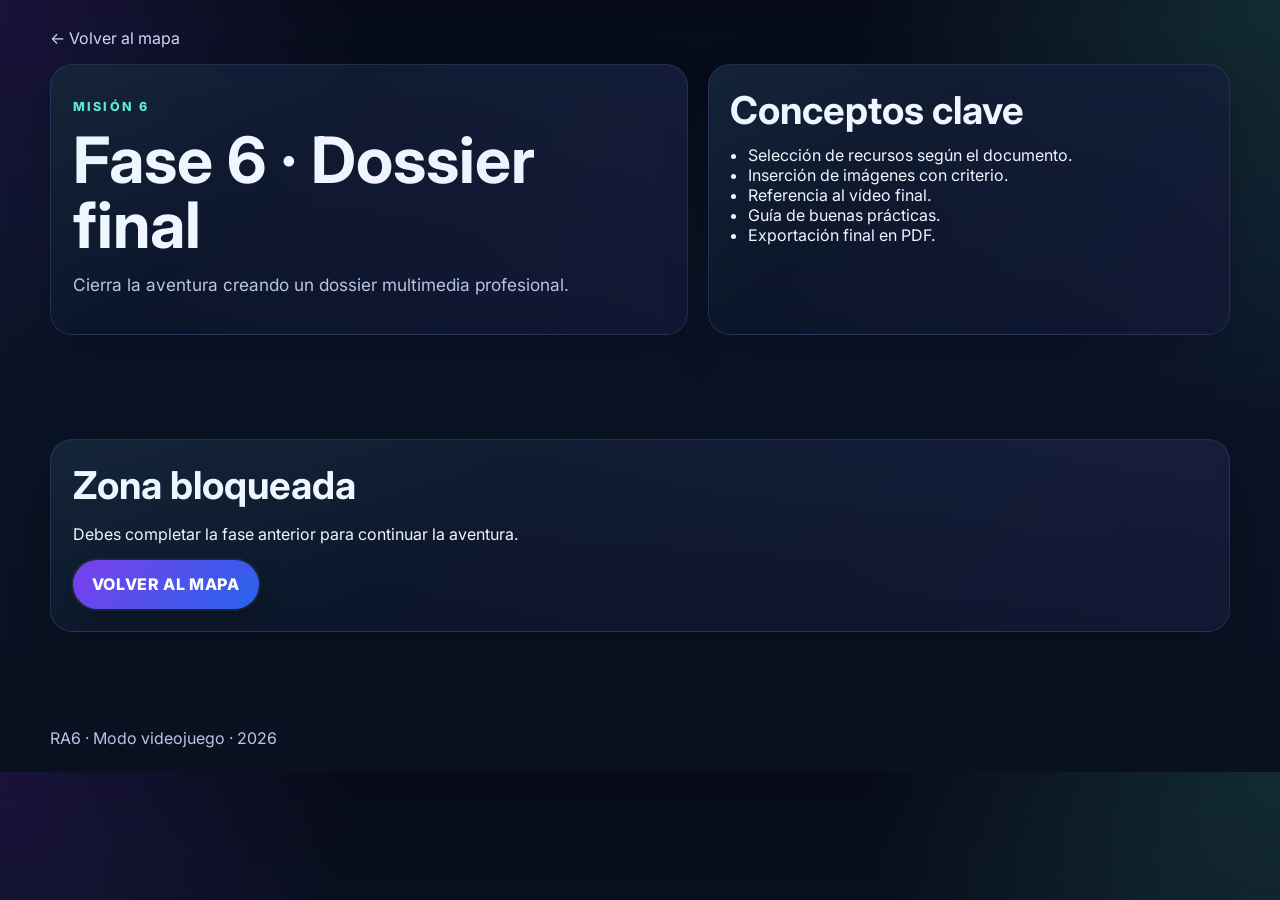
<file: fase-6.html>
<!doctype html>
<html lang="es">
<head>
<meta charset="utf-8">
<meta name="viewport" content="width=device-width,initial-scale=1">
<title>Fase 6 · Dossier final</title>
<link rel="preconnect" href="https://fonts.googleapis.com">
<link rel="preconnect" href="https://fonts.gstatic.com" crossorigin>
<link href="https://fonts.googleapis.com/css2?family=Inter:wght@400;500;700;800;900&display=swap" rel="stylesheet">
<link rel="stylesheet" href="style.css">
<script id="app-data" type="application/json">{"phases": [{"id": "1", "file": "fase-1.html", "title": "Fase 1 · Archivo de imágenes"}, {"id": "2", "file": "fase-2.html", "title": "Fase 2 · Laboratorio de conversión"}, {"id": "3", "file": "fase-3.html", "title": "Fase 3 · Estudio creativo"}, {"id": "4", "file": "fase-4.html", "title": "Fase 4 · Sala de vídeo"}, {"id": "5", "file": "fase-5.html", "title": "Fase 5 · Montaje y exportación"}, {"id": "6", "file": "fase-6.html", "title": "Fase 6 · Dossier final"}], "questions": {"1": [["¿Qué formato suele usarse en fotografías comprimidas para web?", ["PNG", "JPG", "SVG", "TIFF"], 1], ["¿Qué formato es adecuado para un logotipo con transparencia?", ["PNG", "JPG", "BMP", "RAW"], 0], ["¿Qué dispositivo permite digitalizar un documento en papel?", ["Escáner", "Altavoz", "Teclado", "Router"], 0], ["¿Qué indica la resolución de una imagen?", ["El nivel de detalle o número de píxeles", "El nombre del archivo", "La carpeta donde se guarda", "La fecha de creación"], 0], ["¿Qué tipo de imagen puede ampliarse sin perder nitidez?", ["Vectorial", "Raster comprimida", "Fotografía JPG", "Mapa de bits básico"], 0], ["¿Por qué conviene renombrar bien los archivos?", ["Para localizarlos y organizarlos mejor", "Para que ocupen menos espacio", "Para mejorar su resolución", "Para que se vuelvan transparentes"], 0], ["¿Qué archivo suele ocupar más si se busca alta calidad?", ["TIFF", "JPG muy comprimido", "TXT", "GIF pequeño"], 0], ["¿Qué uso puede requerir mayor resolución?", ["Impresión", "Correo rápido", "Vista previa pequeña", "Icono temporal"], 0], ["¿Qué acción forma parte de la adquisición de imágenes?", ["Escanear o fotografiar un documento", "Insertar una fórmula", "Crear una base de datos", "Ordenar una tabla"], 0], ["¿Qué conviene anotar en una tabla comparativa de imágenes?", ["Formato, tamaño, dimensiones y uso", "Solo el color principal", "Solo el nombre del profesor", "Solo la fecha del sistema"], 0], ["¿Qué criterio ayuda a elegir el formato correcto?", ["El uso final del archivo", "El nombre de la carpeta", "El color del escritorio", "La marca del monitor"], 0], ["¿Qué diferencia principal hay entre raster y vectorial?", ["El vectorial escala mejor", "El raster siempre es transparente", "El vectorial no tiene formato", "El raster nunca se imprime"], 0]], "2": [["¿Qué significa exportar una imagen?", ["Generar una versión final adaptada a un uso", "Borrar el archivo original", "Moverlo de carpeta", "Cambiar el nombre del monitor"], 0], ["¿Qué formato suele ser adecuado para una fotografía web?", ["JPG", "TXT", "WAV", "CSV"], 0], ["¿Qué formato conserva transparencia en logotipos?", ["PNG", "JPG", "BMP", "DOCX"], 0], ["¿Qué conviene evitar al hacer varias versiones de una imagen?", ["Sobrescribir el original", "Usar nombres claros", "Comparar tamaños", "Guardar copias"], 0], ["¿Qué se puede comparar entre archivos exportados?", ["Peso y calidad visual", "Solo la fecha", "Solo el nombre", "Solo la carpeta"], 0], ["¿Qué puede ocurrir al pasar un PNG con transparencia a JPG?", ["Se pierde la transparencia", "Aumenta la nitidez automáticamente", "Se convierte en vectorial", "Se vuelve editable"], 0], ["¿Qué formato suele ocupar más espacio entre copias similares?", ["BMP o formatos menos comprimidos", "JPG web", "TXT", "CSV"], 0], ["¿Por qué se crean varias versiones de una misma imagen?", ["Porque cada destino necesita un equilibrio distinto entre calidad y peso", "Porque el programa obliga siempre", "Porque así se cambia el color del fondo", "Porque mejora la ortografía"], 0], ["¿Qué programa básico puede servir para esta fase?", ["Paint", "Calculadora", "Bloc de notas", "Explorador de eventos"], 0], ["¿Qué ventaja tiene Photopea para esta práctica?", ["Permite trabajar y exportar formatos desde el navegador", "Solo abre audio", "No necesita imágenes", "Funciona como hoja de cálculo"], 0], ["¿Qué conviene anotar tras exportar varias copias?", ["Qué uso final tendría cada una", "El nombre del teclado", "El fondo del escritorio", "La hora exacta"], 0], ["¿Qué relación hay entre formato y uso?", ["El formato se elige según el destino del archivo", "No hay ninguna relación", "Siempre conviene usar el mismo formato", "Solo importa el nombre"], 0]], "3": [["¿Para qué sirve trabajar con capas en un editor de imágenes?", ["Permite separar elementos y editarlos sin afectar al resto", "Aumenta automáticamente la resolución de la imagen", "Convierte la imagen en vectorial", "Reduce el tamaño del archivo"], 0], ["¿Qué herramienta usarías para aislar una zona concreta de la imagen?", ["Herramienta de selección", "Herramienta de texto", "Herramienta de zoom", "Herramienta de guardado"], 0], ["¿Por qué se añade una capa semitransparente detrás del texto?", ["Para mejorar la legibilidad del texto", "Para aumentar el tamaño del archivo", "Para eliminar el fondo", "Para exportar más rápido"], 0], ["¿Qué ocurre si aumentas demasiado el contraste de una imagen?", ["Se pueden perder detalles en luces y sombras", "La imagen se convierte en blanco y negro", "Se reduce el tamaño del archivo", "Se elimina el fondo"], 0], ["¿Qué significa edición no destructiva?", ["Permite modificar sin alterar el archivo original", "Elimina automáticamente capas innecesarias", "Reduce el peso del archivo", "Convierte la imagen en otro formato"], 0], ["¿Qué formato es adecuado para guardar el archivo editable en GIMP?", ["XCF", "JPG", "PNG", "PDF"], 0], ["¿Qué ocurre si deformas un logotipo al escalarlo?", ["Pierde proporción y profesionalidad", "Aumenta su calidad", "Se vuelve transparente", "Se convierte en vectorial"], 0], ["¿Qué herramienta permite escribir texto en una imagen?", ["Herramienta de texto", "Herramienta de recorte", "Herramienta de selección", "Herramienta de capas"], 0], ["¿Qué ventaja tiene usar PNG frente a JPG en logotipos?", ["Permite transparencia", "Ocupa menos siempre", "Tiene más resolución", "Se abre más rápido"], 0], ["¿Qué elemento mejora la composición visual de un cartel?", ["Uso correcto de alineación y jerarquía", "Aumentar el tamaño del archivo", "Usar muchos colores sin criterio", "Eliminar todas las capas"], 0], ["¿Qué ajuste puede mejorar la legibilidad del fondo sin cambiar el contenido?", ["Brillo y contraste", "Cambiar la extensión del archivo", "Reducir el tamaño de pantalla", "Cerrar capas"], 0], ["¿Por qué conviene guardar también una versión editable del cartel?", ["Para poder modificarlo después", "Para que pese menos siempre", "Para eliminar el texto final", "Para evitar exportarlo"], 0]], "4": [["¿Qué elemento del editor permite ordenar vídeos, imágenes y audio?", ["La línea de tiempo", "La barra de direcciones", "La papelera", "El explorador web"], 0], ["¿Qué es un clip dentro de un editor de vídeo?", ["Un fragmento de vídeo, imagen o audio colocado en el proyecto", "Un efecto de color automático", "El formato del archivo final", "Un tipo de micrófono"], 0], ["¿Para qué sirve una transición en OpenShot?", ["Para suavizar el paso entre un clip y otro", "Para grabar voz", "Para comprimir el vídeo", "Para cambiar el nombre del archivo"], 0], ["¿Qué pista conviene reservar para la música o el audio de apoyo?", ["Una pista de audio independiente", "La misma pista del título", "La carpeta de exportación", "La barra de herramientas"], 0], ["¿Qué significan las siglas FPS en vídeo?", ["Fotogramas por segundo", "Frecuencia de pista sonora", "Formato principal de salida", "Fondo de pantalla estándar"], 0], ["¿Qué formato final se recomienda para entregar el vídeo de esta fase?", ["MP4", "PNG", "DOCX", "TXT"], 0], ["¿Qué códec se asocia de forma habitual a la exportación MP4 en clase?", ["H.264", "GIF", "WAV", "SVG"], 0], ["¿Qué resolución corresponde a un vídeo Full HD?", ["1920 × 1080", "800 × 600", "640 × 480", "300 × 300"], 0], ["¿Qué es lo primero que debe hacer el estudiante antes de editar el anuncio?", ["Reunir imágenes, vídeos y música con permiso de uso", "Exportar el vídeo final", "Borrar la línea de tiempo", "Cerrar el proyecto"], 0], ["¿Qué recurso permite mostrar el nombre del producto o el lema de la marca sobre el vídeo?", ["Un título o texto superpuesto", "Una carpeta nueva", "La papelera del proyecto", "El botón de minimizar"], 0], ["¿Qué hay que vigilar al mezclar voz y música en una pieza publicitaria?", ["Que la música no tape la voz principal", "Que todo suene al volumen máximo", "Que la voz esté silenciada", "Que no haya ninguna pista de audio"], 0], ["¿Qué acción hay que hacer al terminar para comprobar la entrega?", ["Reproducir el vídeo exportado y revisar imagen y sonido", "Eliminar el proyecto", "Cambiar el fondo del programa", "Volver a importar todos los clips"], 0]], "5": [["¿Qué material debe reutilizarse en la Fase 5?", ["La marca y parte de los recursos creados en la Fase 4", "Un documento de texto vacío", "Solo imágenes nuevas sin relación", "Únicamente una captura de pantalla"], 0], ["¿Qué objetivo tiene el mini vídeo mejorado?", ["Crear una versión más breve y más pulida del anuncio anterior", "Alargar el vídeo por encima de 10 minutos", "Convertirlo en presentación sin audio", "Borrar el trabajo previo"], 0], ["¿Qué duración máxima se recomienda para el mini vídeo de esta fase?", ["45 segundos", "5 minutos", "3 minutos", "90 segundos de audio sin imagen"], 0], ["¿Qué operación ayuda a dar ritmo al montaje final?", ["Recortar los clips y dejar solo lo importante", "Duplicar todos los archivos", "Cambiar el nombre del ordenador", "Cerrar el editor sin guardar"], 0], ["¿Qué elemento puede mejorar la entrada y salida entre planos?", ["Las transiciones", "El explorador de archivos", "La carpeta de descargas", "El panel de exportación"], 0], ["¿Qué recurso refuerza el mensaje comercial al final del vídeo?", ["Una llamada a la acción o eslogan final", "Un archivo ZIP", "Una hoja de cálculo", "Un borde aleatorio sin texto"], 0], ["¿Qué conviene revisar antes de exportar la versión definitiva?", ["Orden de clips, texto, audio y duración", "Solo el color del escritorio", "Solo el nombre del archivo", "Solo la fecha del sistema"], 0], ["¿Qué formato sigue siendo el recomendado para exportar el mini vídeo?", ["MP4", "JPG", "CSV", "PSD"], 0], ["¿Qué debe ocurrir con la identidad visual elegida en la Fase 4?", ["Debe mantenerse para que exista coherencia de marca", "Debe cambiarse obligatoriamente", "Debe eliminarse todo el texto", "Debe sustituirse por una marca inventada sin producto"], 0], ["¿Qué mejora concreta puede hacerse sobre el audio del anuncio original?", ["Ajustar niveles y limpiar partes innecesarias", "Quitar toda la voz", "Exportar solo la música", "Subir el volumen al máximo sin escuchar"], 0], ["¿Qué acción final permite detectar errores antes de entregar?", ["Ver el vídeo exportado de principio a fin", "Borrar la carpeta del proyecto", "Cerrar el navegador", "Cambiar la contraseña del equipo"], 0], ["¿Qué demuestra esta fase respecto al trabajo anterior?", ["Capacidad de mejorar y reutilizar un producto multimedia", "Que el alumno solo sabe copiar archivos", "Que el vídeo debe rehacerse siempre desde cero", "Que no es necesario planificar"], 0]], "6": [["¿Qué debe incluir un dossier multimedia?", ["Imágenes, vídeo y explicación técnica", "Solo texto", "Solo imágenes", "Solo audio"], 0], ["¿Qué herramienta puede usarse para crear el dossier?", ["Writer o Impress", "Solo Calc", "Bloc de notas", "Paint"], 0], ["¿Por qué añadir imágenes al documento?", ["Mejorar la comunicación visual", "Aumentar tamaño del archivo", "Reducir texto", "Evitar escribir"], 0], ["¿Qué debe acompañar a cada imagen?", ["Una breve explicación o pie", "Nada", "Un código", "Un enlace externo obligatorio"], 0], ["¿Qué evidencia de vídeo puede incluirse?", ["Captura o referencia al archivo", "Un archivo CSV", "Una imagen vacía", "Un documento PDF"], 0], ["¿Qué formato final es recomendable entregar?", ["PDF", "TXT", "JPG", "MP3"], 0], ["¿Qué aporta una guía de buenas prácticas?", ["Ayuda a aplicar correctamente lo aprendido", "Reduce el trabajo", "Elimina contenido", "Sustituye la práctica"], 0], ["¿Qué debe incluir la conclusión final?", ["Reflexión sobre el aprendizaje", "Solo el título", "Nada", "Un código"], 0], ["¿Qué mejora un documento profesional?", ["Orden, claridad y coherencia visual", "Muchos colores sin criterio", "Texto desordenado", "Falta de imágenes"], 0], ["¿Qué demuestra integrar trabajos anteriores?", ["Aplicación real del aprendizaje", "Repetición de contenido", "Falta de esfuerzo", "Uso de plantillas"], 0], ["¿Por qué conviene exportar también el dossier en PDF?", ["Porque facilita compartirlo y mantener el formato", "Porque elimina la necesidad de revisar el contenido", "Porque convierte imágenes en vídeo", "Porque sustituye el archivo editable"], 0], ["¿Qué valor tiene explicar el formato usado en cada recurso?", ["Demuestra comprensión técnica de las decisiones tomadas", "Hace el documento más largo sin utilidad", "Evita insertar imágenes", "Sustituye la práctica completa"], 0]]}}</script>
<script defer src="script.js"></script>
</head>
<body data-phase="6">
<header class="page-head">
  <div class="container">
    <a class="breadcrumb" href="index.html">← Volver al mapa</a>
    <div class="phase-hero">
      <section class="panel game-panel">
        <p class="kicker">Misión 6</p>
        <h1>Fase 6 · Dossier final</h1>
        <p class="lead">Cierra la aventura creando un dossier multimedia profesional.</p>
      </section>
      <aside class="panel game-panel">
        <h2>Conceptos clave</h2>
        <ul class="list"><li>Selección de recursos según el documento.</li><li>Inserción de imágenes con criterio.</li><li>Referencia al vídeo final.</li><li>Guía de buenas prácticas.</li><li>Exportación final en PDF.</li></ul>
      </aside>
    </div>
  </div>
</header>
<main class="section">
  <div class="container" id="phase-shell">
    <section class="panel game-panel">
      <h2>Caso práctico · Dossier multimedia final</h2>
      <p><strong>Contexto:</strong> Como cierre del reto, debes presentar un pequeño dossier que reúna imágenes, evidencias de vídeo y una guía de buenas prácticas.</p>
      
      
      <h3>Material necesario</h3>
      <ul class="list"><li>Writer o Impress</li><li>Imágenes de fases anteriores</li><li>Captura o referencia del vídeo final</li><li>Carpeta RA6_Fase6</li></ul>
      <h3>Guía detallada de realización</h3>
      <article class="step-card"><h4>Paso 1. Crear documento base</h4><ol class="list"><li>Abre Writer o Impress.</li><li>Crea un documento nuevo titulado Dossier multimedia RA6.</li><li>Guárdalo en la carpeta RA6_Fase6.</li></ol><p class="expect"><strong>Comprobación esperada:</strong> Existe un documento base.</p></article><article class="step-card"><h4>Paso 2. Insertar imágenes</h4><ol class="list"><li>Añade al menos tres imágenes de fases anteriores.</li><li>Colócalas con tamaño adecuado.</li><li>Añade un pie breve explicando su formato o uso.</li></ol><p class="expect"><strong>Comprobación esperada:</strong> Las imágenes quedan integradas correctamente.</p></article><article class="step-card"><h4>Paso 3. Añadir parte de vídeo</h4><ol class="list"><li>Inserta una captura del montaje o una referencia al archivo final.</li><li>Escribe unas líneas sobre el formato elegido para el vídeo.</li><li>Relaciona el recurso con su uso empresarial.</li></ol><p class="expect"><strong>Comprobación esperada:</strong> El documento incluye evidencia audiovisual.</p></article><article class="step-card"><h4>Paso 4. Redactar guía</h4><ol class="list"><li>Crea dos apartados: tratamiento de imágenes y tratamiento de vídeo.</li><li>Escribe al menos cinco recomendaciones en cada apartado.</li><li>Usa lenguaje claro y profesional.</li></ol><p class="expect"><strong>Comprobación esperada:</strong> La guía resulta útil y comprensible.</p></article><article class="step-card"><h4>Paso 5. Cerrar y exportar</h4><ol class="list"><li>Añade una conclusión final.</li><li>Revisa ortografía y orden.</li><li>Exporta una copia final en PDF.</li></ol><p class="expect"><strong>Comprobación esperada:</strong> El dossier queda listo para entregar.</p></article>
      <h3>Producto o entrega esperada</h3>
      <p>Documento editable y PDF con imágenes, referencia al vídeo y guía final.</p>
    </section>
    <div id="verification-box"></div>
    <div id="test-box"></div>
    <div id="summary-box"></div>
  </div>
</main>
<footer class="footer">
  <div class="container">RA6 · Modo videojuego · <span data-year></span></div>
</footer>
</body>
</html>
</file>
<file: style.css>
:root{
  --bg:#060b17; --bg2:#0d1730; --panel:#101b34; --panel2:#162547;
  --text:#f0f6ff; --muted:#b8c6e6; --accent:#5eead4; --accent2:#7c3aed; --gold:#fbbf24;
  --ok:#22c55e; --warn:#f59e0b; --bad:#ef4444; --line:#2b4577; --radius:22px; --max:1180px;
}
*{box-sizing:border-box}
html{scroll-behavior:smooth}
body{
  margin:0;font-family:Inter,system-ui,sans-serif;color:var(--text);
  background:
    radial-gradient(circle at top right, rgba(94,234,212,.14), transparent 28%),
    radial-gradient(circle at top left, rgba(124,58,237,.16), transparent 24%),
    linear-gradient(180deg,var(--bg),#0b1427 38%, #091120 100%);
}
a{text-decoration:none;color:inherit}
.container{width:min(100% - 2rem,var(--max));margin:0 auto}
.topbar{display:flex;justify-content:space-between;align-items:center;gap:1rem;padding:1rem 0}
.brand{font-weight:900;letter-spacing:.06em}
.nav{display:flex;gap:1rem;flex-wrap:wrap}
.hero{padding:1rem 0 4rem;position:relative;overflow:hidden}
.hero::after{
  content:"";position:absolute;right:-120px;top:-80px;width:320px;height:320px;border-radius:50%;
  background:radial-gradient(circle, rgba(124,58,237,.22), transparent 65%);
}
.hero-grid{display:grid;grid-template-columns:1.2fr .9fr;gap:2rem;align-items:center;padding-top:2rem}
.kicker{text-transform:uppercase;letter-spacing:.18em;font-size:.78rem;font-weight:800;color:var(--accent)}
h1{font-size:clamp(2.4rem,5vw,4.8rem);line-height:1.02;margin:.3rem 0 1rem}
h2{font-size:clamp(1.55rem,3vw,2.4rem);margin:0 0 .75rem}
h3{margin:.3rem 0 .7rem}
.lead{color:var(--muted);font-size:1.08rem;max-width:66ch}
.panel,.glass,.phase-card{
  background:linear-gradient(180deg, rgba(18,29,52,.94), rgba(12,22,42,.96));
  border:1px solid rgba(122,162,255,.18);
  border-radius:var(--radius);
  box-shadow:0 18px 45px rgba(0,0,0,.22);
  backdrop-filter:blur(8px);
}
.panel,.glass,.phase-card{padding:1.35rem}
.game-panel{position:relative;overflow:hidden}
.game-panel::before{
  content:"";position:absolute;inset:0;background:linear-gradient(135deg, rgba(94,234,212,.04), transparent 35%, rgba(124,58,237,.05));
  pointer-events:none;
}
.hero-badges,.actions,.student-row,.verify-row{display:flex;gap:.8rem;flex-wrap:wrap}
.badge{
  padding:.45rem .8rem;border-radius:999px;background:rgba(94,234,212,.12);
  border:1px solid rgba(94,234,212,.25);font-weight:700;color:#d5fff8
}
.btn{
  display:inline-flex;align-items:center;justify-content:center;padding:.92rem 1.2rem;border:none;border-radius:999px;
  cursor:pointer;color:white;font-weight:800;background:linear-gradient(135deg,var(--accent2),#2563eb)
}
.pixel-btn{
  box-shadow:0 0 0 2px rgba(255,255,255,.06), 0 10px 24px rgba(0,0,0,.25);
  text-transform:uppercase;letter-spacing:.04em;
}
.btn.secondary{background:rgba(255,255,255,.08);border:1px solid rgba(255,255,255,.14)}
.section{padding:4.5rem 0}
.progress-shell{margin-top:1rem}
.progress-bar{height:16px;background:#081226;border:1px solid rgba(255,255,255,.08);border-radius:999px;overflow:hidden}
.progress-fill{height:100%;width:0;background:linear-gradient(90deg,var(--accent),#38bdf8,var(--accent2))}
.progress-text{margin-top:.55rem;color:var(--muted);font-weight:700}
.mission-track{display:flex;align-items:center;gap:.6rem;flex-wrap:wrap;margin-top:1rem}
.mission-node{display:flex;flex-direction:column;align-items:center;gap:.45rem;min-width:88px}
.mission-node span{
  display:grid;place-items:center;width:58px;height:58px;border-radius:18px;
  background:linear-gradient(135deg,var(--accent2),#2563eb);font-weight:900;
  box-shadow:0 14px 28px rgba(0,0,0,.25), inset 0 0 0 1px rgba(255,255,255,.12)
}
.mission-node p{margin:0;text-align:center;font-size:.92rem;color:#d9e7ff}
.mission-line{flex:1 1 24px;min-width:24px;height:6px;border-radius:999px;background:linear-gradient(90deg,rgba(94,234,212,.8),rgba(124,58,237,.8))}
.phase-grid{display:grid;grid-template-columns:repeat(3,minmax(0,1fr));gap:1.2rem}
.phase-card{position:relative;transition:transform .22s ease,border-color .22s ease,box-shadow .22s ease}
.phase-card:hover{transform:translateY(-6px);border-color:rgba(94,234,212,.5);box-shadow:0 22px 50px rgba(0,0,0,.28)}
.phase-card.locked{opacity:.52;pointer-events:none;filter:saturate(.8)}
.phase-status{display:inline-flex;margin-top:.9rem;padding:.38rem .72rem;border-radius:999px;font-weight:800;font-size:.8rem}
.phase-status.open{background:rgba(94,234,212,.12);color:#d7fff9}
.phase-status.ok{background:rgba(34,197,94,.15);color:#c8ffd8}
.phase-status.lock{background:rgba(239,68,68,.18);color:#ffd2d2} .phase-status.warn{background:rgba(245,158,11,.16);color:#fff1c7} .resource-grid{display:grid;grid-template-columns:repeat(2,minmax(0,1fr));gap:1rem;margin:1rem 0 1.25rem} .resource-card{background:rgba(255,255,255,.03);border:1px solid rgba(255,255,255,.08);border-radius:18px;padding:1rem} .resource-card h4{margin:.1rem 0 .5rem} .resource-card p{margin:.35rem 0;color:var(--muted)} .resource-meta{display:flex;gap:.5rem;flex-wrap:wrap;margin:.65rem 0 1rem} .resource-meta span{padding:.3rem .65rem;border-radius:999px;background:rgba(94,234,212,.12);border:1px solid rgba(94,234,212,.22);font-size:.84rem;font-weight:700;color:#d7fff9} .resource-thumb-link{display:block}.resource-thumb{display:block;width:100%;aspect-ratio:16/9;object-fit:cover;border:1px solid rgba(255,255,255,.08);border-radius:14px;background:#081226;margin:.35rem 0 .85rem}.resource-thumb-link:focus-visible .resource-thumb,.resource-thumb-link:hover .resource-thumb{outline:2px solid rgba(94,234,212,.55);outline-offset:2px}
.list{padding-left:1.1rem;margin:.3rem 0}
.page-head{padding:1.4rem 0 2rem}
.breadcrumb{display:inline-block;margin:.35rem 0 1rem;color:#cbd8f6}
.phase-hero{display:grid;grid-template-columns:1.1fr .9fr;gap:1.2rem}
.step-card{
  border:1px solid rgba(255,255,255,.08);background:rgba(255,255,255,.03);
  border-radius:18px;padding:1rem;margin:.9rem 0
}
.expect{
  border-left:4px solid var(--gold);padding-left:.9rem;color:#fff4cf
}
.program-box{
  border:1px solid rgba(255,255,255,.08);background:rgba(255,255,255,.03);border-radius:20px;padding:1rem;margin:1rem 0 1.25rem
}
.tool-grid{display:grid;grid-template-columns:repeat(3,minmax(0,1fr));gap:1rem}
.tool-card{
  border:1px solid rgba(255,255,255,.08);background:rgba(10,18,35,.55);border-radius:18px;padding:1rem
}
.tool-card h4{margin:.1rem 0 .45rem;color:#dffef8}
.media-grid{display:grid;grid-template-columns:repeat(2,minmax(0,1fr));gap:1rem;margin:1rem 0 1.25rem}
.media-card{background:rgba(255,255,255,.03);border:1px solid rgba(255,255,255,.08);border-radius:18px;padding:1rem}
.media-card h4{margin:.1rem 0 .65rem}
.media-card video,.media-card audio{width:100%;display:block;border-radius:12px}
.student-row input,.verify-row input{
  flex:1 1 280px;padding:.95rem 1rem;border-radius:999px;border:1px solid rgba(255,255,255,.18);background:#0d1730;color:var(--text)
}
.mini{color:var(--muted);font-size:.95rem}
.test-head{display:flex;justify-content:space-between;gap:1rem;align-items:flex-start;flex-wrap:wrap}
.attempt-pill{
  padding:.48rem .8rem;border-radius:999px;background:rgba(94,234,212,.12);border:1px solid rgba(94,234,212,.25);font-weight:800
}
.qbox{border:1px solid rgba(255,255,255,.1);border-radius:18px;padding:1rem;margin:0 0 1rem}
.qbox legend{font-weight:800;padding:0 .35rem}
.opt{display:flex;gap:.6rem;padding:.38rem 0;align-items:flex-start}
.teacher-review{display:grid;gap:1rem}
.teacher-qbox{background:rgba(255,255,255,.02)}
.teacher-correct{padding:.7rem .75rem;border-radius:14px;background:rgba(34,197,94,.15);border:1px solid rgba(34,197,94,.28)}
.teacher-neutral{padding:.7rem .75rem;border-radius:14px;background:rgba(255,255,255,.02);border:1px solid rgba(255,255,255,.06)}
.attempt-grid{display:grid;grid-template-columns:repeat(3,minmax(0,1fr));gap:1rem}
.attempt-card{border:1px solid rgba(255,255,255,.08);border-radius:18px;padding:1rem;background:rgba(255,255,255,.03)}
.banner{margin-top:1rem;padding:1rem 1.1rem;border-radius:18px;font-weight:700}
.success{background:rgba(34,197,94,.15);color:#d7ffe5}
.warn{background:rgba(245,158,11,.16);color:#fff1c7}
.fail{background:rgba(239,68,68,.15);color:#ffd8d8}
.correction{margin-top:1rem;padding-top:1rem;border-top:1px solid rgba(255,255,255,.1)}
.corr-item{padding:.85rem 1rem;border-radius:16px;margin:.7rem 0}
.corr-item.ok{background:rgba(34,197,94,.12)}
.corr-item.ko{background:rgba(239,68,68,.12)}
.cert-sheet{padding:1.2rem;border:1px solid rgba(255,255,255,.12);border-radius:24px;background:rgba(255,255,255,.03)}
.cert-kicker{text-transform:uppercase;letter-spacing:.16em;color:var(--gold);font-weight:800}
.cert-table{width:100%;border-collapse:collapse;margin:1rem 0}
.cert-table th,.cert-table td{border:1px solid rgba(255,255,255,.12);padding:.7rem;text-align:left}
.footer{padding:1.5rem 0;color:var(--muted)}
.locked-link{opacity:.5;pointer-events:none}
code{
  background:rgba(94,234,212,.14);border:1px solid rgba(94,234,212,.25);padding:.12rem .4rem;border-radius:8px;color:#d9fff8
}
@media (max-width:900px){
  .hero-grid,.phase-hero,.phase-grid,.attempt-grid,.tool-grid,.media-grid{grid-template-columns:1fr}
}
@media print{
  .topbar,.nav,.btn,.actions,.breadcrumb,.footer{display:none !important}
  body{background:white;color:black}
  .panel,.glass,.phase-card,.cert-sheet{box-shadow:none;border:1px solid #bbb;background:white;color:black}
}


.hidden{display:none}
.download-grid{display:grid;grid-template-columns:repeat(2,minmax(0,1fr));gap:1rem;margin:1rem 0 1.5rem}
.download-card,.guide-block{
  border:1px solid rgba(255,255,255,.08);
  background:rgba(255,255,255,.03);
  border-radius:20px;
  padding:1rem;
}
.download-card h3,.guide-block h4{margin:.1rem 0 .55rem}
.guide-buttons{display:flex;gap:.75rem;flex-wrap:wrap;margin:.9rem 0 1rem}
.guide-block{margin:.8rem 0 1.15rem}
.example-shot{
  width:100%;
  display:block;
  margin:.85rem 0 1rem;
  border-radius:18px;
  border:1px solid rgba(255,255,255,.12);
  background:#0b1427;
}
.resource-card .btn{margin-top:.4rem}
.resource-card p,.download-card p,.guide-block p{color:var(--muted)}
.download-card .actions{margin-top:.9rem}
.attempt-card h4{margin:.1rem 0 .5rem}
@media (max-width:900px){
  .download-grid{grid-template-columns:1fr}
}
</file>
